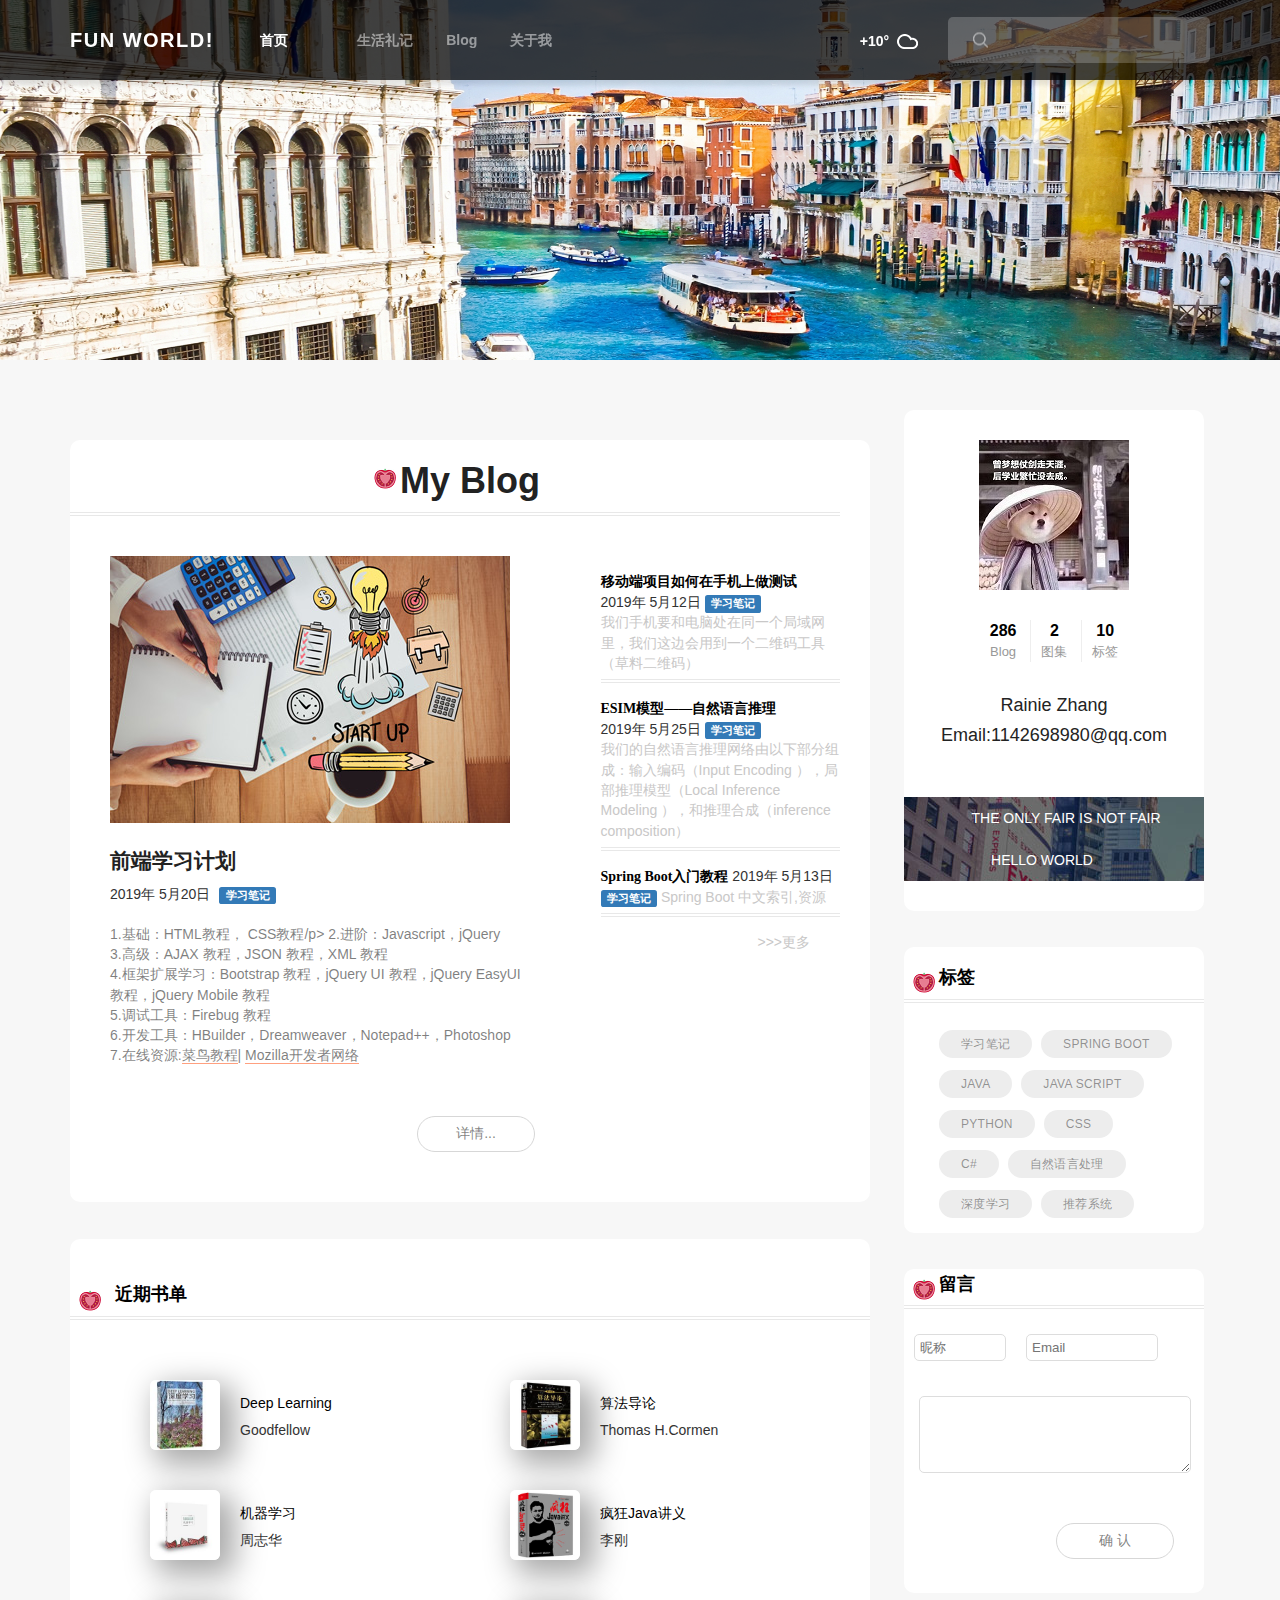
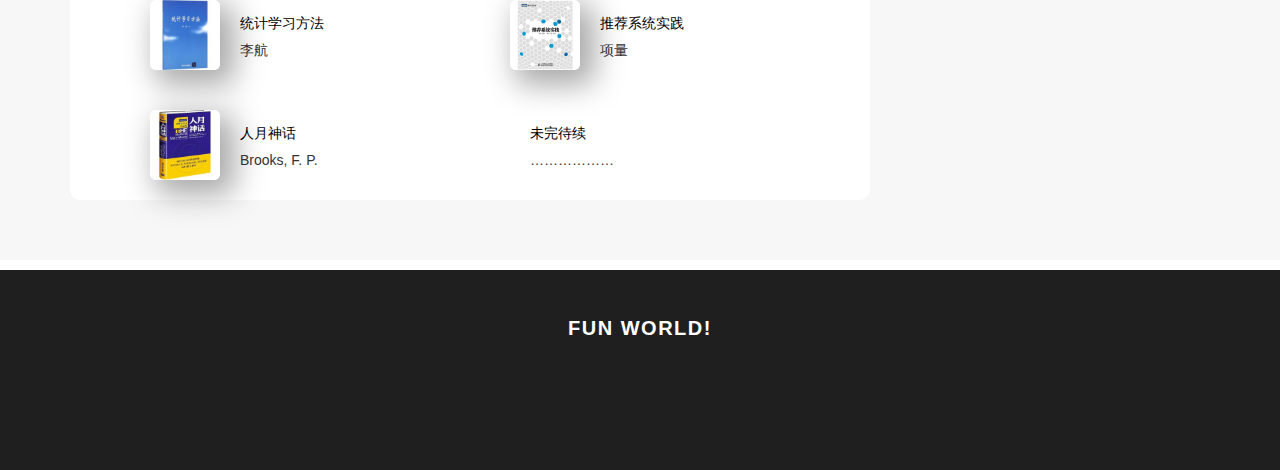
<file: index.html>
<!DOCTYPE html>
<html lang="en">

<head>
    <meta charset="UTF-8">
    <meta name="viewport" content="width=device-width, initial-scale=1.0">
    <meta http-equiv="X-UA-Compatible" content="ie=edge">
    <title>Fun world!</title>


    <link rel="stylesheet" type="text/css" href="css/index.css">
    <link rel="stylesheet" type="text/css" href="css/style.css">
</head>

<body>
    <!--
		#index.thml 主页

		#life.html 图集

		#blog.html 博文

		#about.html 个人简介+项目展示

		#后须打算：想要加上后端作为个人博客
		-->
    <div class="body-container">
        <!-- 导航栏 -->
        <header class="header scrolled">
            <div class="container">
                <div class="row">
                    <div class="col">
                        <div class="header_content d-flex align-items-center">
                            <div class="logo"><a href="#">Fun world!</a></div>
                            <nav class="main_nav">
                                <ul class="one">
                                    <li class="active"><a href="index.html">首页</a></li>
                                    <li>|</li>
                                    <li>
                                        <a href="life.html">生活礼记</a>
                                    </li>
                                    <li><a href="blog.html">Blog</a></li>
                                    <li><a href="about.html">关于我</a></li>
                                </ul>
                            </nav>
                            <div class="search_container ml-auto">
                                <div class="weather">
                                    <div class="temperature">+10°</div>
                                    <img class="weather_icon" src="images/cloud.png" alt="">
                                </div>
                                <form action="#">
                                    <input type="search" class="header_search_input" required="required" placeholder="">
                                    <img class="header_search_icon" src="images/search.png" alt="">
                                </form>

                            </div>
                            <div class="hamburger ml-auto menu_mm">
                                <i class="fa fa-bars trans_200 menu_mm" aria-hidden="true"></i>
                            </div>
                        </div>
                    </div>
                </div>
        </header>
        <!-- Home -->

        <div class="home">
            <div class="home_background parallax-window">
                <img src="images/home2.jpg" alt="">
            </div>
        </div>
        <div class="page-content">
            <div class="container">
                <div class="row">
                    <div class="left">
                        <div class="left-content">
                            <div class="block-name">
                                <div class="title-pic">
                                    <h2>My Blog</h2>
                                </div>
                            </div>
                            <div class="col-blog-1">
                                <div class="single-blog-post">
                                    <div class="post-thumb">
                                        <img src="images/blog-1.jpg" class="img-rounded" alt="blog image">
                                    </div>
                                    <div class="blog">
                                        <a href="article.html" target="_blank" rel="">
                                            <h4>前端学习计划</h4>
                                        </a>
                                        <ul class="post-meta">
                                            <li>2019年 5月20日 </li>
                                            <li><span class="label label-primary">学习笔记</span></li>

                                        </ul>
                                        <a href="article.html" target="_blank" rel="" class="describe">
                                            <ul>
                                                <li>
                                                    <p>1.基础：HTML教程， CSS教程/p>
                                                </li>
                                                <li>
                                                    <p>2.进阶：Javascript，jQuery</p>
                                                </li>
                                                <li>
                                                    <p>3.高级：AJAX 教程，JSON 教程，XML 教程</p>
                                                </li>
                                                <li>
                                                    <p>4.框架扩展学习：Bootstrap 教程，jQuery UI 教程，jQuery EasyUI <br>教程，jQuery
                                                        Mobile 教程</p>
                                                </li>
                                                <li>
                                                    <p>5.调试工具：Firebug 教程</p>
                                                </li>
                                                <li>
                                                    <p>6.开发工具：HBuilder，Dreamweaver，Notepad++，Photoshop</p>
                                                </li>
                                                <li>
                                                    <p>7.在线资源:</p>
                                                    <p><a href="https://www.runoob.com/" target="_blank"
                                                            rel="noopener noreferrer">菜鸟教程</a>|
                                                        <a href="https://developer.mozilla.org/zh-CN/docs/Learn"
                                                            target="_blank" rel="noopener noreferrer">Mozilla开发者网络</a>
                                                    </p>
                                                </li>

                                            </ul>
                                        </a>
                                    </div>
                                    <div class="load_more">
                                        <div class="btn-more">详情...</div>
                                    </div>
                                </div>
                                <div class="blog-list">
                                    <div class="single-blog-list">
                                        <ul>
                                            <li><a href="https://blog.csdn.net/Rainie_Zhang_1/article/details/79844268"
                                                    target="_blank" rel="noopener noreferrer">
                                                    <h5 class="blog-title">移动端项目如何在手机上做测试</h5>
                                                </a></li>
                                            <li><span class="duration">2019年 5月12日</span></li>
                                            <li><a href="blog.html" target="_blank" rel="noopener noreferrer">
                                                    <span class="label label-primary">学习笔记</span>
                                                </a></li>
                                            <li class="single-blog-list-content"><a
                                                    href="https://blog.csdn.net/Rainie_Zhang_1/article/details/79844268"
                                                    target="_blank" title="CSDN链接" rel="noopener noreferrer"
                                                    class="describe">
                                                    <p>我们手机要和电脑处在同一个局域网里，我们这边会用到一个二维码工具（草料二维码）</p>
                                                </a></li>
                                        </ul>
                                    </div>
                                    <div class="single-blog-list">
                                        <ul>
                                            <li><a href="https://www.cnblogs.com/zle1992/p/9100780.html" target="_blank"
                                                    rel="noopener noreferrer">
                                                    <h5 class="blog-title">ESIM模型——自然语言推理</h5>
                                                </a></li>
                                            <li><span class="duration">2019年 5月25日</span></li>
                                            <li><a href="blog.html" target="_blank" rel="noopener noreferrer">
                                                    <span class="label label-primary">学习笔记</span>
                                                </a></li>
                                            <li class="single-blog-list-content"><a
                                                    href="https://www.cnblogs.com/zle1992/p/9100780.html"
                                                    target="_blank" title="跳转至原网址" class="describe">
                                                    <p>我们的自然语言推理网络由以下部分组成：输入编码（Input Encoding ），局部推理模型（Local Inference
                                                        Modeling ），和推理合成（inference composition）</p>
                                                </a></li>
                                        </ul>
                                    </div>
                                    <div class="single-blog-list">
                                        <ul>
                                            <li><a href="http://springboot.fun/" target="_blank"
                                                    rel="noopener noreferrer">
                                                    <h5 class="blog-title">Spring Boot入门教程</h5>
                                                </a></li>
                                            <li><span class="duration">2019年 5月13日</span></li>
                                            <li><a href="blog.html" target="_blank" rel="noopener noreferrer">
                                                    <span class="label label-primary">学习笔记</span>
                                                </a></li>
                                            <li class="single-blog-list-content"><a href="http://springboot.fun/"
                                                    target="_blank" title="资料集" class="describe">
                                                    <p>Spring Boot 中文索引,资源</p>
                                                </a></li>
                                        </ul>
                                    </div>
                                    <div class="single-blog-list">
                                        <a href="blog.html" class="more">>>>更多</a>
                                    </div>
                                </div>
                            </div>
                        </div>
                        <div class="left-content-books">
                            <div class="book-list">
                                <div class="books-title">
                                    近期书单
                                </div>
                                <div class="line">
                                </div>
                                <div class="book-item">
                                    <div class="book-img">
                                        <img src="images/book1.jpg" alt="AI圣经花书">
                                    </div>
                                    <div class="book-content">
                                        <div class="book-title">
                                            Deep Learning
                                        </div>
                                        <div class=" book-author">
                                            Goodfellow
                                        </div>
                                    </div>
                                </div>
                                <div class="book-item">
                                    <div class="book-img">
                                        <img src="images/book2.jpg" alt="算法导论">
                                    </div>
                                    <div class="book-content">
                                        <div class="book-title">
                                            算法导论
                                        </div>
                                        <div class=" book-author">
                                            Thomas H.Cormen
                                        </div>
                                    </div>
                                </div>
                                <div class="book-item">
                                    <div class="book-img">
                                        <img src="images/book3.jpg" alt="西瓜书">
                                    </div>
                                    <div class="book-content">
                                        <div class="book-title">
                                            机器学习
                                        </div>
                                        <div class=" book-author">
                                            周志华
                                        </div>
                                    </div>
                                </div>
                                <div class="book-item">
                                    <div class="book-img">
                                        <img src="images/book4.jpg" alt="Java必备">
                                    </div>
                                    <div class="book-content">
                                        <div class="book-title">
                                            疯狂Java讲义
                                        </div>
                                        <div class=" book-author">
                                            李刚
                                        </div>
                                    </div>
                                </div>
                                <div class="book-item">
                                    <div class="book-img">
                                        <img src="images/book5.jpg" alt="从0到1">
                                    </div>
                                    <div class="book-content">
                                        <div class="book-title">
                                            统计学习方法
                                        </div>
                                        <div class=" book-author">
                                            李航
                                        </div>
                                    </div>
                                </div>
                                <div class="book-item">
                                    <div class="book-img">
                                        <img src="images/book6.jpg" alt="老师推荐">
                                    </div>
                                    <div class="book-content">
                                        <div class="book-title">
                                            推荐系统实践
                                        </div>
                                        <div class=" book-author">
                                            项量
                                        </div>
                                    </div>
                                </div>
                                <div class="book-item">
                                    <div class="book-img">
                                        <img src="images/book7.jpg" alt="人月神话">
                                    </div>
                                    <div class="book-content">
                                        <div class="book-title">
                                            人月神话
                                        </div>
                                        <div class=" book-author">
                                            Brooks, F. P.
                                        </div>
                                    </div>
                                </div>
                                <div class="book-item">
                                    <div class="book-content">
                                        <div class="book-title">
                                            未完待续
                                        </div>
                                        <div class=" book-author">
                                            ………………
                                        </div>
                                    </div>
                                </div>
                            </div>
                        </div>
                    </div>
                    <div class="right">
                        <div class="right-content">
                            <div class="my-info">
                                <div class="my-logo">
                                    <img src="images/my-logo.jpg" alt="" class="img-rounded">
                                </div>
                                <nav class="site-state">
                                    <div class="site-state-item">
                                        <a href="blog.html">
                                            <span class="site-state-item-count">286</span>
                                            <span class="site-state-item-name">Blog</span>
                                        </a>
                                    </div>
                                    <div class="site-state-item ">
                                        <span class="site-state-item-count">2</span>
                                        <span class="site-state-item-name">图集</span>

                                    </div>
                                    <div class="site-state-item">
                                        <span class="site-state-item-count">10</span>
                                        <span class="site-state-item-name">标签</span>
                                    </div>
                                </nav>
                                <div class="brief-info">
                                    <span class="name">
                                        <p>Rainie Zhang</p>
                                    </span>
                                    <span class="email">
                                        <p>Email:1142698980@qq.com</p>
                                    </span>
                                </div>
                            </div>
                            <div class="fun-world">
                                <div class="fun-world-body">
                                    <div class="fun-world-title"><a href="index.html">THE ONLY FAIR IS NOT FAIR
                                            HELLO WORLD </a></div>
                                </div>
                            </div>
                        </div>
                        <!-- 标签 -->

                        <div class="right-content-tags">
                            <div class="tags-list">
                                <div class="tags-title">
                                    标签
                                </div>
                                <div class="line"></div>
                                <div class="tags-content">
                                    <ul>
                                        <li><a href="#">学习笔记</a></li>
                                        <li><a href="#">Spring Boot</a></li>
                                        <li><a href="#">Java</a></li>
                                        <li><a href="#">Java script</a></li>
                                        <li><a href="#">Python</a></li>
                                        <li><a href="#">CSS</a></li>
                                        <li><a href="#">C#</a></li>
                                        <li><a href="#">自然语言处理</a></li>
                                        <li><a href="#">深度学习</a></li>
                                        <li><a href="#">推荐系统</a></li>

                                    </ul>
                                </div>
                            </div>
                        </div>
                        <div class="right-content-contact">
                            <div class="contact-title">
                                留言
                            </div>
                            <div class="line"></div>
                            <div class="contact-content">
                                <form action="" method="post">
                                    <div class="nickname">
                                        <input type="text" id="name" name="nickname" placeholder="昵称">
                                    </div>
                                    <div class="Email">
                                        <input type="email" id="email" name="email" placeholder="Email">
                                    </div>
                                    <textarea name="message" id="" cols="15" rows="5" placeholder="输入……">
                                                        </textarea>
                                    <div class="load_more">
                                        <div class="btn-more">确 认</div>
                                    </div>
                                </form>
                            </div>
                        </div>
                    </div>

                </div>

            </div>


        </div>


    </div>


    </div>
    <div class="footer">
        <div class="footer-content">
            <div class="footer-logo">
                <a href="#">FUN WORLD!</a>
            </div>
        </div>

    </div>
</body>

</html>
</file>
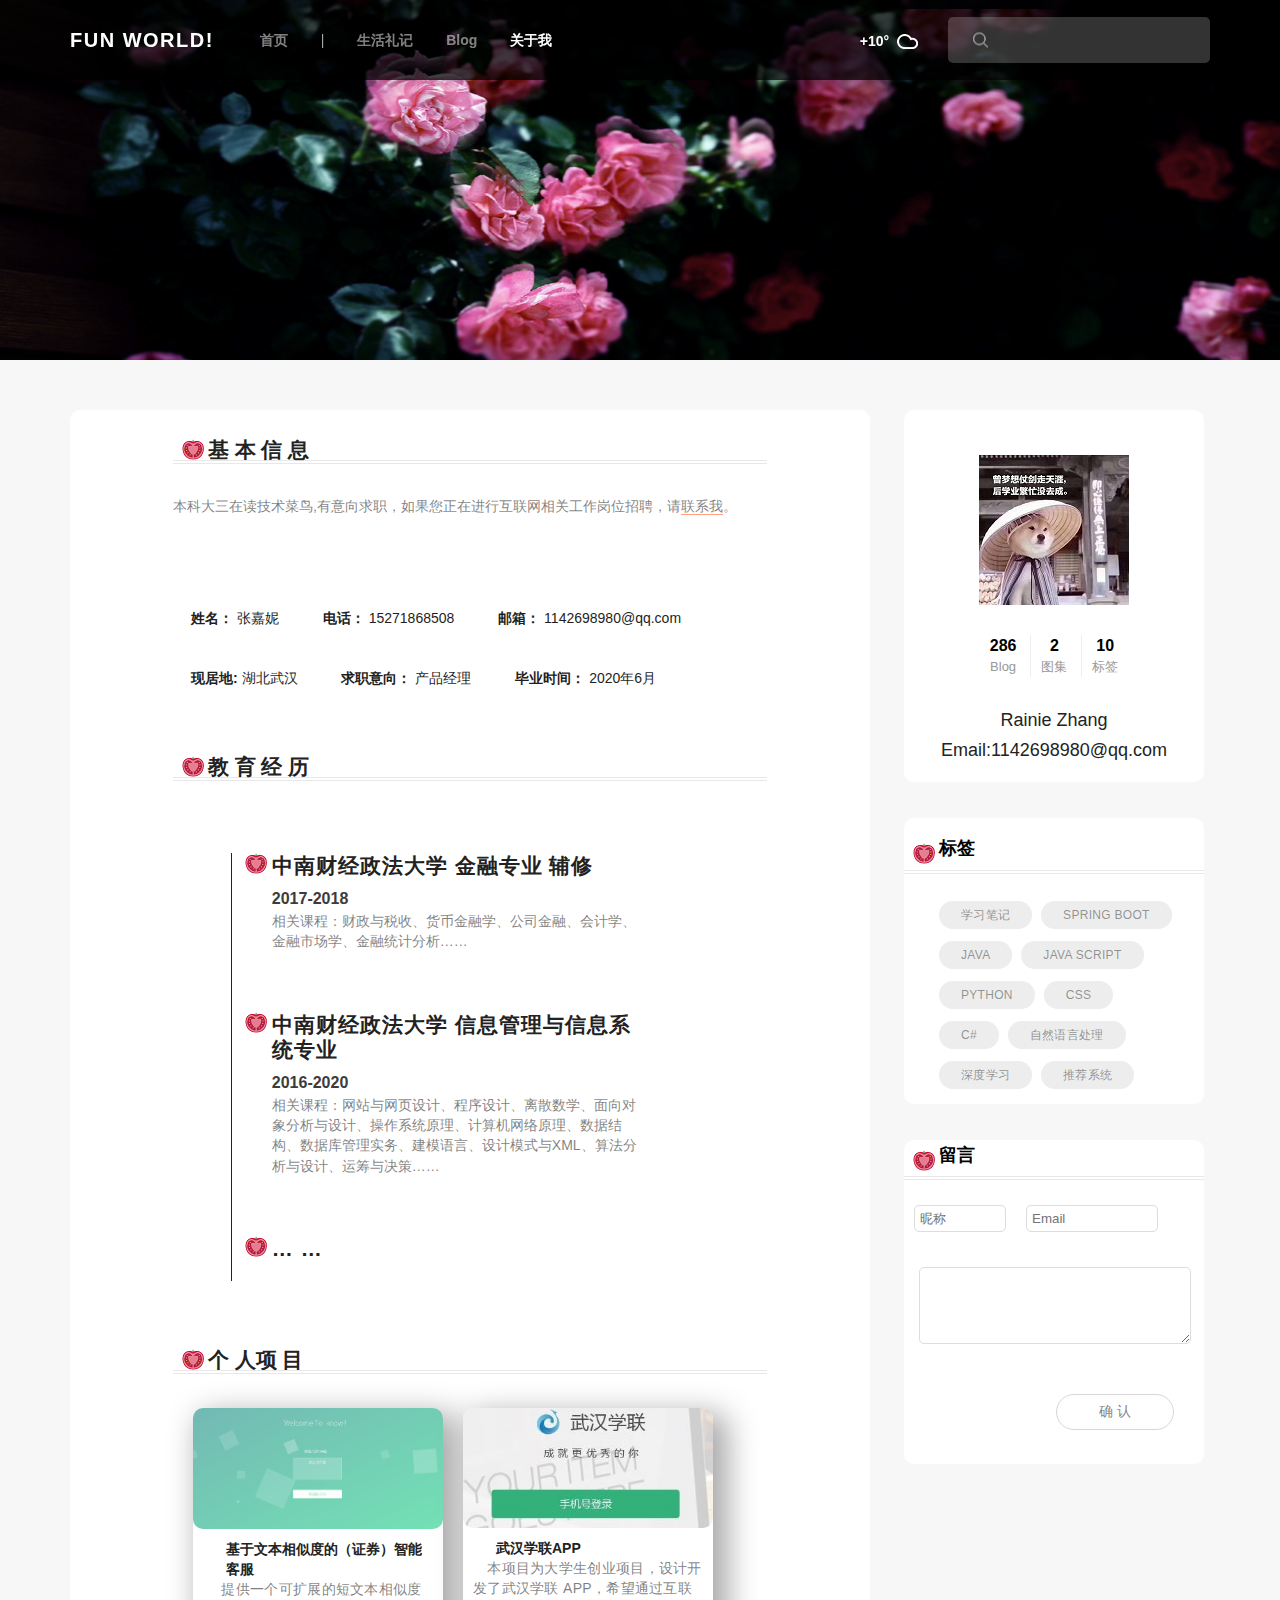
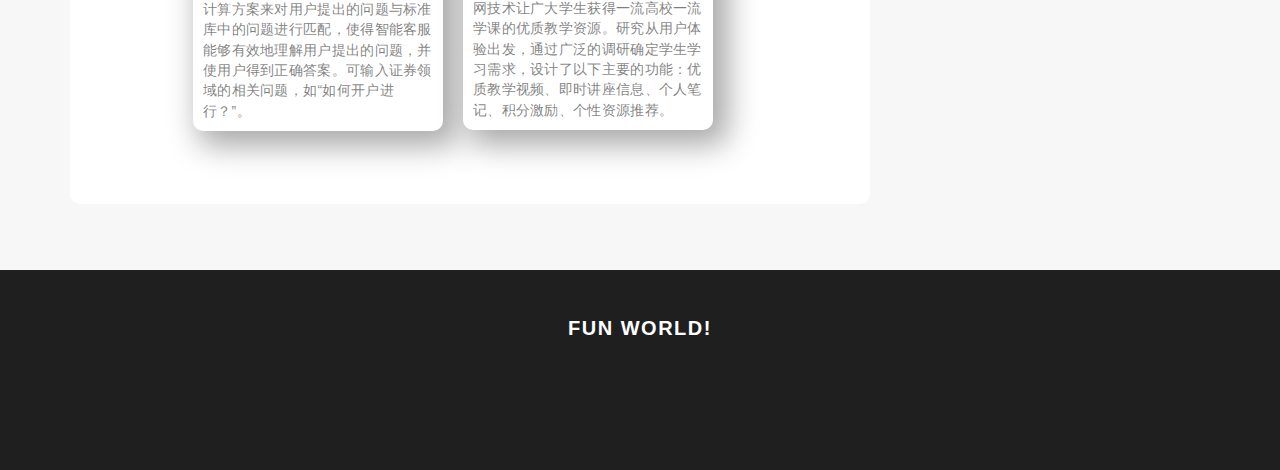
<file: about.html>
<!DOCTYPE html>
<html lang="en">

<head>
    <meta charset="UTF-8">
    <meta name="viewport" content="width=device-width, initial-scale=1.0">
    <meta http-equiv="X-UA-Compatible" content="ie=edge">
    <title>关于我</title>
    <link rel="stylesheet" type="text/css" href="css/index.css">
    <link rel="stylesheet" type="text/css" href="css/style.css">
    <link rel="stylesheet" type="text/css" href="css/about.css">
</head>

<body>
    <div class="body-container">
        <div class="body-container">
            <!-- 导航栏 -->
            <header class="header scrolled">
                <div class="container">
                    <div class="row">
                        <div class="col">
                            <div class="header_content d-flex align-items-center">
                                <div class="logo"><a href="#">Fun world!</a></div>
                                <nav class="main_nav">
                                    <ul class="one">
                                        <li><a href="index.html">首页</a></li>
                                        <li>|</li>
                                        <li>
                                            <a href="life.html">生活礼记</a>
                                        </li>
                                        <li><a href="blog.html">Blog</a></li>
                                        <li class="active"><a href="about.html">关于我</a></li>
                                    </ul>
                                </nav>
                                <div class="search_container ml-auto">
                                    <div class="weather">
                                        <div class="temperature">+10°</div>
                                        <img class="weather_icon" src="images/cloud.png" alt="">
                                    </div>
                                    <form action="#">
                                        <input type="search" class="header_search_input" required="required"
                                            placeholder="">
                                        <img class="header_search_icon" src="images/search.png" alt="">
                                    </form>

                                </div>
                                <div class="hamburger ml-auto menu_mm">
                                    <i class="fa fa-bars trans_200 menu_mm" aria-hidden="true"></i>
                                </div>
                            </div>
                        </div>
                    </div>
            </header>
            <!-- Home -->

            <div class="home">
                <div class="home_background parallax-window">
                    <img src="images/home3.jpg" alt="">
                </div>
            </div>
            <!-- Page-content -->
            <div class="page-content">
                <div class="container">
                    <div class="row">
                        <div class="left">
                            <div class="left-content-about">
                                <div class="about-table-container">
                                    <table class="about-main">
                                        <tr>
                                            <td>
                                                <div class="about-td">
                                                    <table class="about-title-table">
                                                        <tr>
                                                            <td class="about-title">
                                                                <div class="about-title-table-title">
                                                                    <h4>基 本 信 息</h4>
                                                                </div>
                                                                <div class="line"></div>
                                                            </td>
                                                        </tr>
                                                        <tr>
                                                            <td class="about-title">
                                                                <span class="about-title-brief">
                                                                    <p>
                                                                        本科大三在读技术菜鸟,有意向求职，如果您正在进行互联网相关工作岗位招聘，请<span
                                                                            class="cnotact-me"><a
                                                                                href="#contact">联系我</a></span>。</p>
                                                                </span>
                                                            </td>
                                                        </tr>
                                                    </table>
                                                </div>
                                                <!-- 基本信息 -->
                                                <div class="about-td">
                                                    <div class="my-info">
                                                        <ul class="my-info-list">
                                                            <li>
                                                                <ul class="my-info-list-text ">
                                                                    <li><b>姓名：</b></li>
                                                                    <li>张嘉妮</li>
                                                                </ul>
                                                            </li>
                                                            <li>
                                                                <ul class="my-info-list-text ">
                                                                    <li><b>电话：</b></li>
                                                                    <li>15271868508</li>
                                                                </ul>
                                                            </li>
                                                            <li>
                                                                <ul class="my-info-list-text">
                                                                    <li><b>邮箱：</b></li>
                                                                    <li>1142698980@qq.com</li>
                                                                </ul>
                                                            </li>
                                                            <li>
                                                                <ul class="my-info-list-text">
                                                                    <li><b>现居地:</b></li>
                                                                    <li>湖北武汉</li>
                                                                </ul>
                                                            </li>
                                                            <li>
                                                                <ul class="my-info-list-text">
                                                                    <li><b>求职意向：</b></li>
                                                                    <li>产品经理</li>
                                                                </ul>
                                                            </li>
                                                            <li>
                                                                <ul class="my-info-list-text">
                                                                    <li><b>毕业时间： </b></li>
                                                                    <li>2020年6月</li>
                                                                </ul>
                                                            </li>
                                                        </ul>
                                                    </div>

                                                </div>
                                                <div class="about-td">
                                                    <table class="about-title-table">
                                                        <tr>
                                                            <td class="about-title">
                                                                <div class="about-title-table-title">
                                                                    <h4>教 育 经 历</h4>
                                                                </div>
                                                                <div class="line"></div>
                                                            </td>
                                                        </tr>
                                                    </table>
                                                </div>
                                                <!-- 个人经历 -->
                                                <div class="about-td">
                                                    <div class="my-experience">
                                                        <div class="exp_grids">
                                                            <div class="exp_grid1">
                                                                <h4>中南财经政法大学 金融专业 辅修</h4>
                                                                <h5>2017-2018</h5>
                                                                <p>相关课程：财政与税收、货币金融学、公司金融、会计学、金融市场学、金融统计分析……</p>
                                                                <span class="fa fa-circle"></span>
                                                            </div>
                                                            <div class="exp_grid1">
                                                                <h4>中南财经政法大学 信息管理与信息系统专业</h4>
                                                                <h5>2016-2020</h5>
                                                                <p>相关课程：网站与网页设计、程序设计、离散数学、面向对象分析与设计、操作系统原理、计算机网络原理、数据结构、数据库管理实务、建模语言、设计模式与XML、算法分析与设计、运筹与决策……
                                                                </p>
                                                                <span class="fa fa-circle"></span>
                                                            </div>
                                                            <div class="exp_grid1">
                                                                <h4>… …</h4>
                                                                <span class="fa fa-circle"></span>

                                                            </div>
                                                        </div>
                                                    </div>

                                                </div>

                                                <div class="about-td">
                                                    <table class="about-title-table">
                                                        <tr>
                                                            <td class="about-title">
                                                                <div class="about-title-table-title">
                                                                    <h4>个 人项 目</h4>
                                                                </div>
                                                                <div class="line"></div>
                                                            </td>
                                                        </tr>
                                                    </table>
                                                </div>
                                                <!-- 作品 -->
                                                <div class="about-td">
                                                    <table class="">
                                                        <tr>
                                                            <td class="my-projects">
                                                                <div class="project-item">
                                                                    <div class="pic-item">
                                                                        <a href="http://106.14.2.241:5000/" title="可使用"
                                                                            target="_blank"
                                                                            rel="noopener noreferrer"><img
                                                                                src="images/project1.jpg" alt=""
                                                                                class=""></a>
                                                                    </div>
                                                                    <div class="project-discribe">
                                                                        <a href="http://106.14.2.241:5000/" title="可使用">
                                                                            <h5 class="project-title">基于文本相似度的（证券）智能客服
                                                                            </h5>
                                                                            <span class="project-item-describe">
                                                                                <p>&emsp;
                                                                                    提供一个可扩展的短文本相似度计算方案来对用户提出的问题与标准库中的问题进行匹配，使得智能客服能够有效地理解用户提出的问题，并使用户得到正确答案。可输入证券领域的相关问题，如“如何开户进行？”。
                                                                                </p>
                                                                            </span>
                                                                        </a>
                                                                    </div>

                                                                </div>
                                                                <div class="project-item">
                                                                    <div class="pic-item">
                                                                        <a href="#" target="_blank"
                                                                            rel="noopener noreferrer"><img
                                                                                src="images/project2.jpg" alt=""
                                                                                class=""></a>
                                                                    </div>
                                                                    <div class="project-discribe">
                                                                        <a href="#">
                                                                            <h5 class="project-title">武汉学联APP</h5>
                                                                            <span class="project-item-describe">
                                                                                <p>&emsp;本项目为大学生创业项目，设计开发了武汉学联
                                                                                    APP，希望通过互联网技术让广大学生获得一流高校一流学课的优质教学资源。研究从用户体验出发，通过广泛的调研确定学生学习需求，设计了以下主要的功能：优质教学视频、即时讲座信息、个人笔记、积分激励、个性资源推荐。
                                                                                </p>
                                                                            </span>
                                                                        </a>
                                                                    </div>

                                                                </div>
                                                            </td>
                                                        </tr>

                                                    </table>

                                                </div>
                                                <div>

                                                </div>
                                            </td>
                                        </tr>

                                    </table>
                                </div>
                            </div>
                            <div class="left-content-books">

                            </div>
                        </div>
                        <div class="right">
                            <div class="right-content">
                                <div class="my-info">
                                    <div class="my-logo">
                                        <img src="images/my-logo.jpg" alt="" class="img-rounded">
                                    </div>
                                    <nav class="site-state">
                                        <div class="site-state-item">
                                            <a href="blog.html">
                                                <span class="site-state-item-count">286</span>
                                                <span class="site-state-item-name">Blog</span>
                                            </a>
                                        </div>
                                        <div class="site-state-item ">
                                            <span class="site-state-item-count">2</span>
                                            <span class="site-state-item-name">图集</span>

                                        </div>
                                        <div class="site-state-item">
                                            <span class="site-state-item-count">10</span>
                                            <span class="site-state-item-name">标签</span>
                                        </div>
                                    </nav>
                                    <div class="brief-info">
                                        <span class="name">
                                            <p>Rainie Zhang</p>
                                        </span>
                                        <span class="email">
                                            <p>Email:1142698980@qq.com</p>
                                        </span>
                                    </div>
                                </div>
                            </div>
                            <!-- 标签 -->

                            <div class="right-content-tags">
                                <div class="tags-list">
                                    <div class="tags-title">
                                        标签
                                    </div>
                                    <div class="line"></div>
                                    <div class="tags-content">
                                        <ul>
                                            <li><a href="#">学习笔记</a></li>
                                            <li><a href="#">Spring Boot</a></li>
                                            <li><a href="#">Java</a></li>
                                            <li><a href="#">Java script</a></li>
                                            <li><a href="#">Python</a></li>
                                            <li><a href="#">CSS</a></li>
                                            <li><a href="#">C#</a></li>
                                            <li><a href="#">自然语言处理</a></li>
                                            <li><a href="#">深度学习</a></li>
                                            <li><a href="#">推荐系统</a></li>

                                        </ul>
                                    </div>
                                </div>
                            </div>
                            <div id="contact" class="right-content-contact">
                                <div class="contact-title">
                                    留言
                                </div>
                                <div class="line"></div>
                                <div class="contact-content">
                                    <form action="" method="post">
                                        <div class="nickname">
                                            <input type="text" id="name" name="nickname" placeholder="昵称">
                                        </div>
                                        <div class="Email">
                                            <input type="email" id="email" name="email" placeholder="Email">
                                        </div>
                                        <textarea name="message" id="" cols="15" rows="5" placeholder="输入……">
                                                                                        </textarea>
                                        <div class="load_more">
                                            <div class="btn-more">确 认</div>
                                        </div>
                                    </form>
                                </div>
                            </div>
                        </div>

                    </div>

                </div>


            </div>
        </div>

    </div>
    </div>

    <div class="footer">
        <div class="footer-content">
            <div class="footer-logo">
                <a href="#">FUN WORLD!</a>
            </div>
        </div>

    </div>
</body>

</html>
</file>
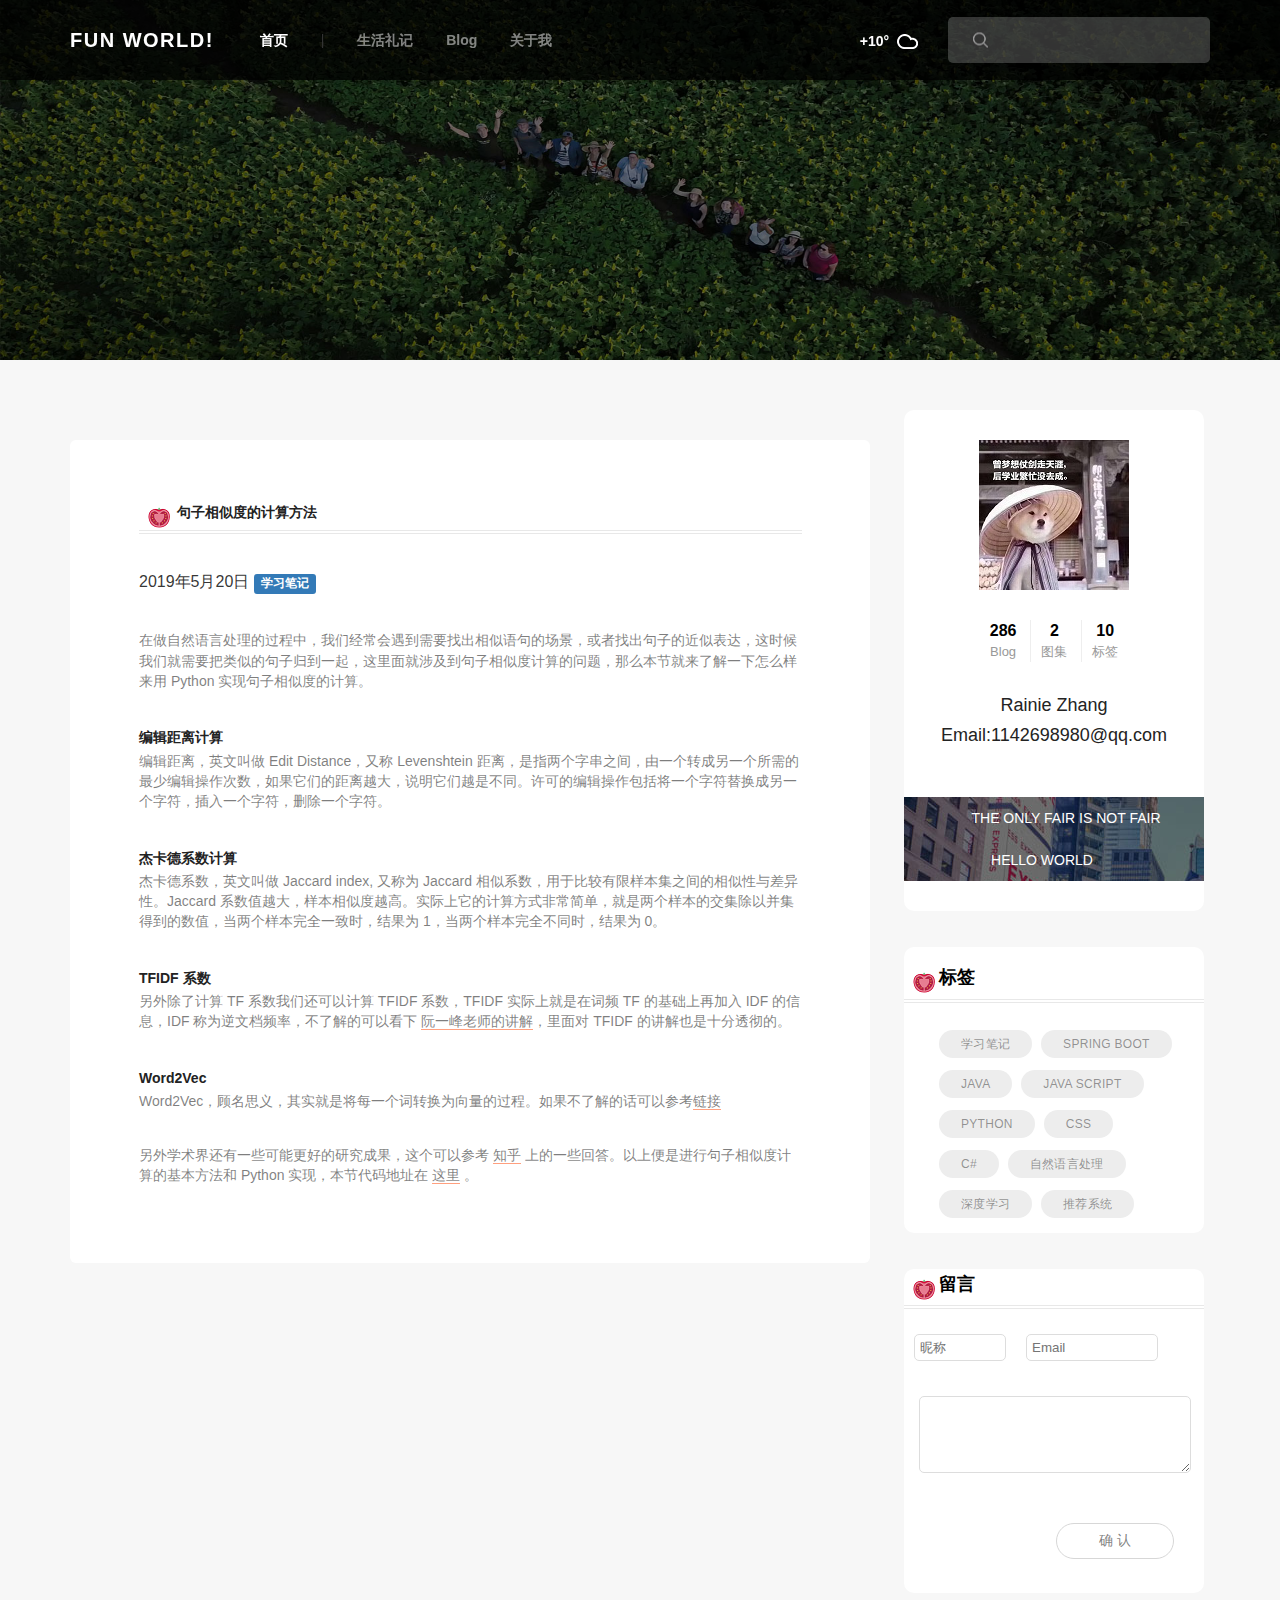
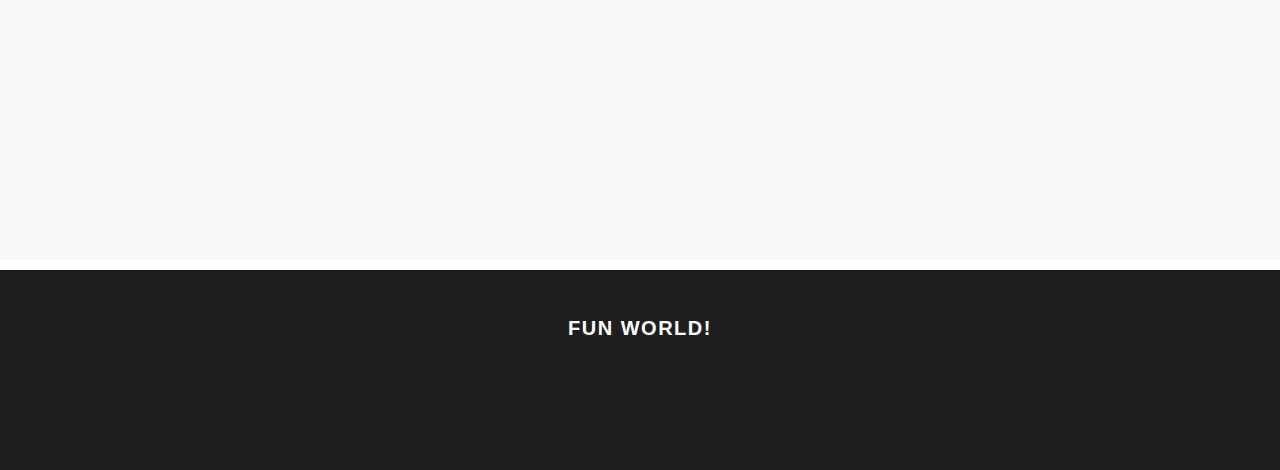
<file: article.html>
<!DOCTYPE html>
<html lang="en">

<head>
    <meta charset="UTF-8">
    <meta name="viewport" content="width=device-width, initial-scale=1.0">
    <meta http-equiv="X-UA-Compatible" content="ie=edge">
    <title>Fun world!</title>


    <link rel="stylesheet" type="text/css" href="css/index.css">
    <link rel="stylesheet" type="text/css" href="css/style.css">
    <link rel="stylesheet" type="text/css" href="css/article.css">
</head>

<body>
    <div class="body-container">
        <!-- 导航栏 -->
        <header class="header scrolled">
            <div class="container">
                <div class="row">
                    <div class="col">
                        <div class="header_content d-flex align-items-center">
                            <div class="logo"><a href="#">Fun world!</a></div>
                            <nav class="main_nav">
                                <ul class="one">
                                    <li class="active"><a href="index.html">首页</a></li>
                                    <li>|</li>
                                    <li>
                                        <a href="life.html">生活礼记</a>
                                    </li>
                                    <li><a href="blog.html">Blog</a></li>
                                    <li><a href="about.html">关于我</a></li>
                                </ul>
                            </nav>
                            <div class="search_container ml-auto">
                                <div class="weather">
                                    <div class="temperature">+10°</div>
                                    <img class="weather_icon" src="images/cloud.png" alt="">
                                </div>
                                <form action="#">
                                    <input type="search" class="header_search_input" required="required" placeholder="">
                                    <img class="header_search_icon" src="images/search.png" alt="">
                                </form>

                            </div>
                            <div class="hamburger ml-auto menu_mm">
                                <i class="fa fa-bars trans_200 menu_mm" aria-hidden="true"></i>
                            </div>
                        </div>
                    </div>
                </div>
        </header>
        <!-- Home -->

        <div class="home">
            <div class="home_background parallax-window">
                <img src="images/home4.jpg" alt="">
            </div>
        </div>
        <div class="page-content">
            <div class="container">
                <div class="row">
                    <div class="left">
                        <div class="left-content">
                            <div class="article">
                                <div class="books-title">
                                    <h5>句子相似度的计算方法</h5>
                                </div>
                                <div class="line"></div>
                                <div class="article-p">
                                    2019年5月20日
                                    <span class="label label-primary">学习笔记</span>
                                </div>
                                <div class="article-p">
                                    <p>
                                        在做自然语言处理的过程中，我们经常会遇到需要找出相似语句的场景，或者找出句子的近似表达，这时候我们就需要把类似的句子归到一起，这里面就涉及到句子相似度计算的问题，那么本节就来了解一下怎么样来用
                                        Python 实现句子相似度的计算。
                                    </p>
                                </div>
                                <div class="article-p">
                                    <h5>编辑距离计算</h5>
                                    <p>
                                        编辑距离，英文叫做 Edit Distance，又称 Levenshtein
                                        距离，是指两个字串之间，由一个转成另一个所需的最少编辑操作次数，如果它们的距离越大，说明它们越是不同。许可的编辑操作包括将一个字符替换成另一个字符，插入一个字符，删除一个字符。
                                    </p>
                                </div>

                                <div class="article-p">
                                    <h5>杰卡德系数计算</h5>
                                    <p>
                                        杰卡德系数，英文叫做 Jaccard index, 又称为 Jaccard 相似系数，用于比较有限样本集之间的相似性与差异性。Jaccard
                                        系数值越大，样本相似度越高。实际上它的计算方式非常简单，就是两个样本的交集除以并集得到的数值，当两个样本完全一致时，结果为 1，当两个样本完全不同时，结果为
                                        0。
                                    </p>
                                </div>
                                <div class="article-p">
                                    <h5>TFIDF 系数</h5>
                                    <p>另外除了计算 TF 系数我们还可以计算 TFIDF 系数，TFIDF 实际上就是在词频 TF 的基础上再加入 IDF 的信息，IDF
                                        称为逆文档频率，不了解的可以看下 <span> <a
                                                href="http://www.ruanyifeng.com/blog/2013/03/tf-idf.html">阮一峰老师的讲解</a></span>，里面对
                                        TFIDF 的讲解也是十分透彻的。 </p>
                                </div>
                                <div class="article-p">
                                    <h5>Word2Vec</h5>
                                    <p>Word2Vec，顾名思义，其实就是将每一个词转换为向量的过程。如果不了解的话可以参考<span><a
                                                href="https://blog.csdn.net/itplus/article/details/37969519">链接</a></span>
                                    </p>
                                </div>
                                <div class="article-p">
                                    <p>另外学术界还有一些可能更好的研究成果，这个可以参考 <span><a
                                                href="https://www.zhihu.com/question/29978268/answer/54399062">知乎</a></span>
                                        上的一些回答。以上便是进行句子相似度计算的基本方法和 Python 实现，本节代码地址在 <span><a
                                                href="https://github.com/AIDeepLearning/SentenceDistance">这里</a></span>
                                        。</p>
                                </div>
                            </div>
                        </div>
                    </div>

                    <div class="right">
                        <div class="right-content">
                            <div class="my-info">
                                <div class="my-logo">
                                    <img src="images/my-logo.jpg" alt="" class="img-rounded">
                                </div>
                                <nav class="site-state">
                                    <div class="site-state-item">
                                        <a href="blog.html">
                                            <span class="site-state-item-count">286</span>
                                            <span class="site-state-item-name">Blog</span>
                                        </a>
                                    </div>
                                    <div class="site-state-item ">
                                        <span class="site-state-item-count">2</span>
                                        <span class="site-state-item-name">图集</span>

                                    </div>
                                    <div class="site-state-item">
                                        <span class="site-state-item-count">10</span>
                                        <span class="site-state-item-name">标签</span>
                                    </div>
                                </nav>
                                <div class="brief-info">
                                    <span class="name">
                                        <p>Rainie Zhang</p>
                                    </span>
                                    <span class="email">
                                        <p>Email:1142698980@qq.com</p>
                                    </span>
                                </div>
                            </div>
                            <div class="fun-world">
                                <div class="fun-world-body">
                                    <div class="fun-world-title"><a href="index.html">THE ONLY FAIR IS NOT FAIR
                                            HELLO WORLD </a></div>
                                </div>
                            </div>
                        </div>
                        <!-- 标签 -->

                        <div class="right-content-tags">
                            <div class="tags-list">
                                <div class="tags-title">
                                    标签
                                </div>
                                <div class="line"></div>
                                <div class="tags-content">
                                    <ul>
                                        <li><a href="#">学习笔记</a></li>
                                        <li><a href="#">Spring Boot</a></li>
                                        <li><a href="#">Java</a></li>
                                        <li><a href="#">Java script</a></li>
                                        <li><a href="#">Python</a></li>
                                        <li><a href="#">CSS</a></li>
                                        <li><a href="#">C#</a></li>
                                        <li><a href="#">自然语言处理</a></li>
                                        <li><a href="#">深度学习</a></li>
                                        <li><a href="#">推荐系统</a></li>

                                    </ul>
                                </div>
                            </div>
                        </div>
                        <div class="right-content-contact">
                            <div class="contact-title">
                                留言
                            </div>
                            <div class="line"></div>
                            <div class="contact-content">
                                <form action="" method="post">
                                    <div class="nickname">
                                        <input type="text" id="name" name="nickname" placeholder="昵称">
                                    </div>
                                    <div class="Email">
                                        <input type="email" id="email" name="email" placeholder="Email">
                                    </div>
                                    <textarea name="message" id="" cols="15" rows="5" placeholder="输入……">
                                                        </textarea>
                                    <div class="load_more">
                                        <div class="btn-more">确 认</div>
                                    </div>
                                </form>
                            </div>
                        </div>
                    </div>
                </div>
            </div>
        </div>


    </div>
    <div class="footer">
        <div class="footer-content">
            <div class="footer-logo">
                <a href="#">FUN WORLD!</a>
            </div>
        </div>

    </div>
</body>

</html>
</file>
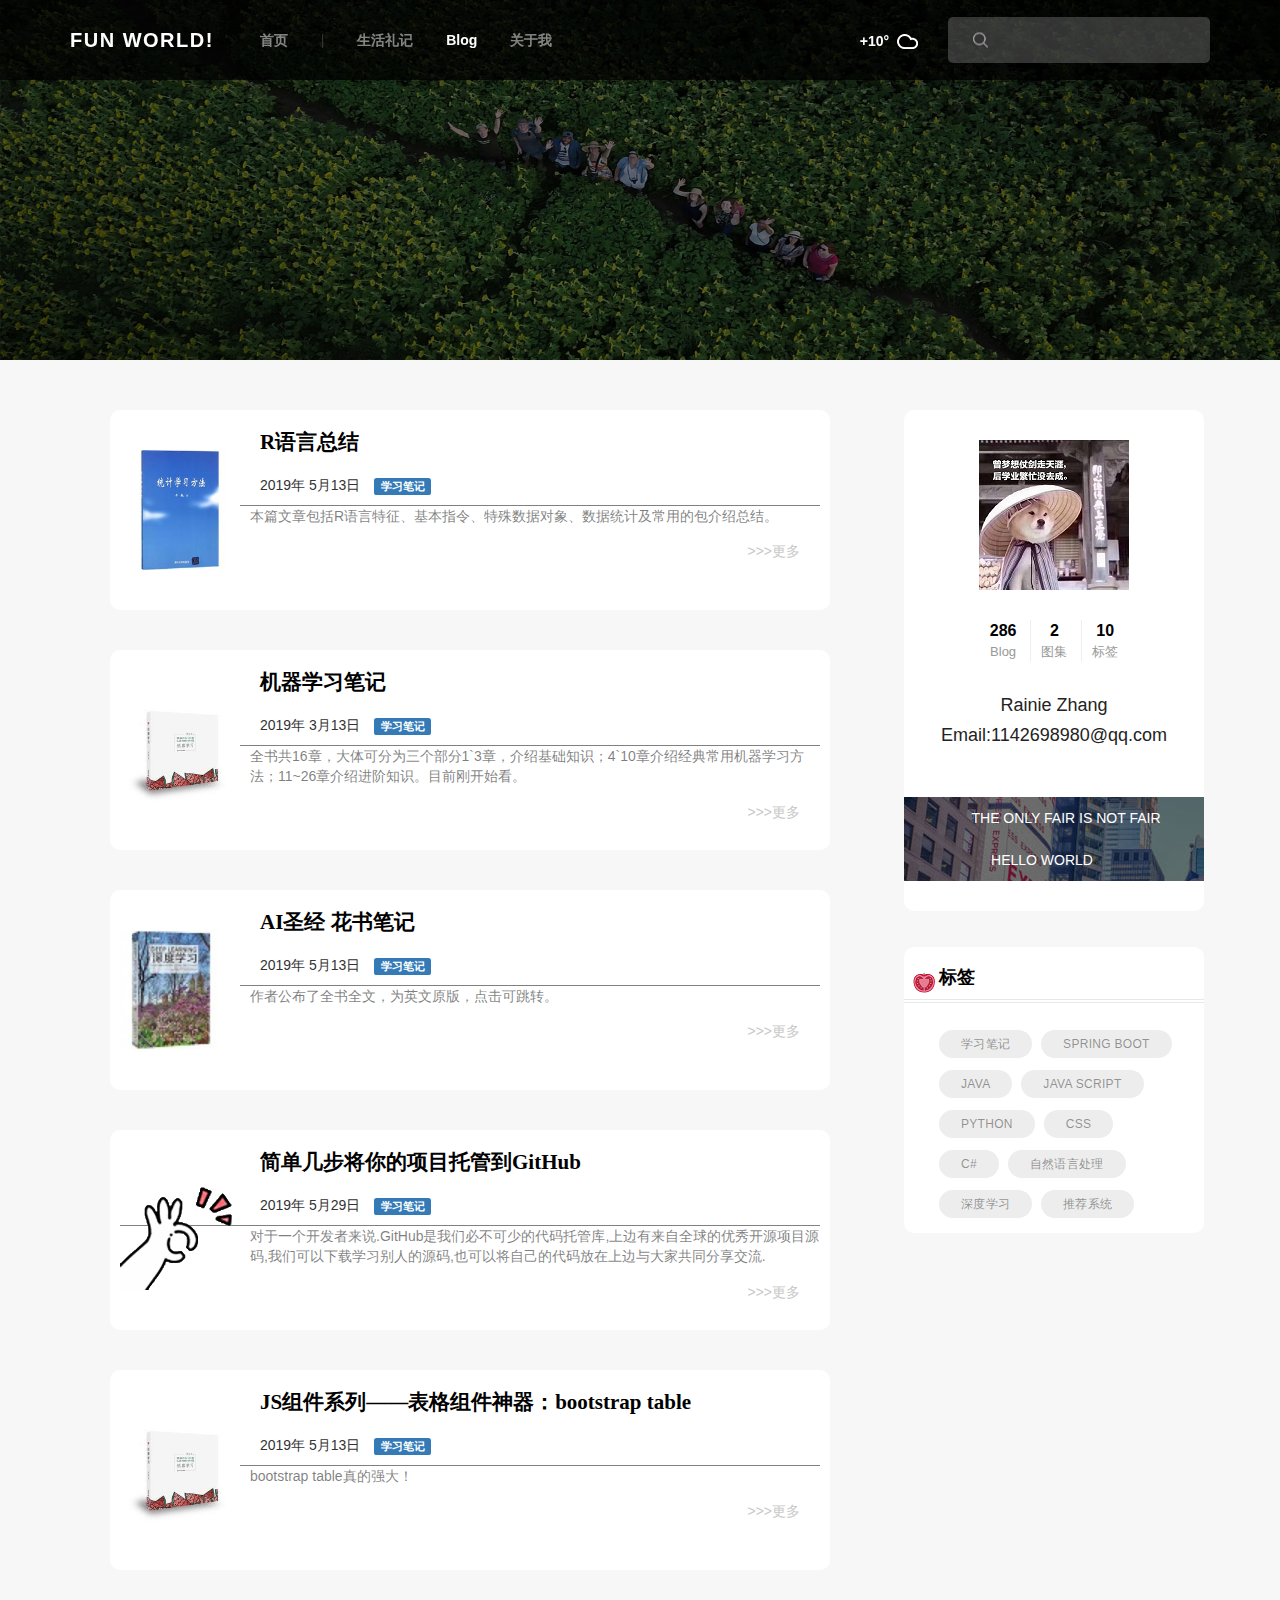
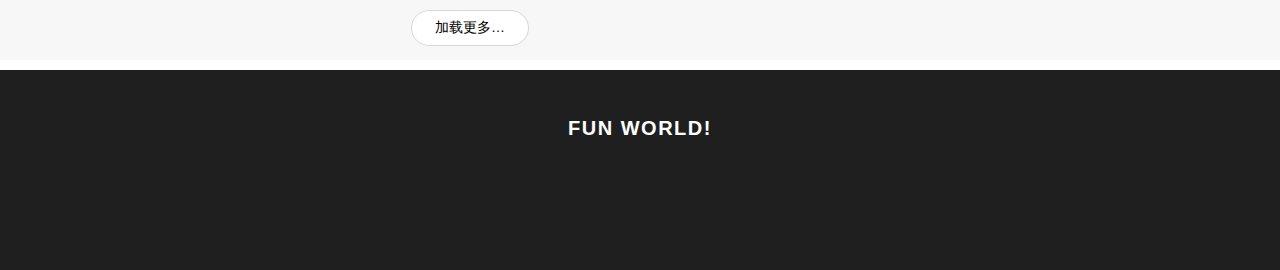
<file: blog.html>
<!DOCTYPE html>
<html lang="en">

<head>
    <meta charset="UTF-8">
    <meta name="viewport" content="width=device-width, initial-scale=1.0">
    <meta http-equiv="X-UA-Compatible" content="ie=edge">
    <title>My Blog</title>

    <link rel="stylesheet" type="text/css" href="css/index.css">
    <link rel="stylesheet" type="text/css" href="css/style.css">
    <link rel="stylesheet" type="text/css" href="css/blog.css">
</head>

<body>
    <div class="body-container">
        <!-- 导航栏 -->
        <header class="header scrolled">
            <div class="container">
                <div class="row">
                    <div class="col">
                        <div class="header_content d-flex align-items-center ">
                            <div class="logo"><a href="#">Fun world!</a></div>
                            <nav class="main_nav">
                                <ul class="one">
                                    <li><a href="index.html">首页</a></li>
                                    <li>|</li>
                                    <li>
                                        <a href="life.html">生活礼记</a>
                                    </li>
                                    <li class="active"><a href="blog.html">Blog</a></li>
                                    <li><a href="about.html">关于我</a></li>
                                </ul>
                            </nav>
                            <div class="search_container ml-auto">
                                <div class="weather">
                                    <div class="temperature">+10°</div>
                                    <img class="weather_icon" src="images/cloud.png" alt="">
                                </div>
                                <form action="#">
                                    <input type="search" class="header_search_input" required="required" placeholder="">
                                    <img class="header_search_icon" src="images/search.png" alt="">
                                </form>

                            </div>
                            <div class="hamburger ml-auto menu_mm">
                                <i class="fa fa-bars trans_200 menu_mm" aria-hidden="true"></i>
                            </div>
                        </div>
                    </div>
                </div>
        </header>
        <!-- Home -->

        <div class="home">
            <div class="home_background parallax-window">
                <img src="images/home4.jpg" alt="">
            </div>
        </div>
        <div class="page-content-blog">
            <div class="container">
                <div class="row">
                    <div class="left-blog">
                        <div class="left-content-blogs">
                            <div class="blogs">
                                <div class="blogs-item">
                                    <div class="blogs-cover">
                                        <img src="images/book5.jpg" alt="">
                                    </div>
                                    <ul class="blog-info">
                                        <li><a href="https://blog.csdn.net/Rainie_Zhang_1/article/details/84288522"
                                                target="_blank" rel="noopener noreferrer">
                                                <h4 class="blog-title">R语言总结</h4>
                                            </a></li><br>
                                        <li><span class="duration">2019年 5月13日</span></li>

                                        <li><a href="blog.html" target="_blank" rel="noopener noreferrer">
                                                <span class="label label-primary">学习笔记</span>
                                            </a></li>
                                        <br>
                                    </ul>
                                    <div class="describe">
                                        <a href="https://blog.csdn.net/Rainie_Zhang_1/article/details/84288522"
                                            title="R语言总结" target="_blank" rel="noopener noreferrer" class="describe">
                                            <p>本篇文章包括R语言特征、基本指令、特殊数据对象、数据统计及常用的包介绍总结。</p>
                                        </a>
                                        <a href="https://blog.csdn.net/Rainie_Zhang_1/article/details/84288522"
                                            class="more">>>>更多</a>
                                    </div>
                                </div>
                                <div class="blogs-item">
                                    <div class="blogs-cover">
                                        <img src="images/book3.jpg" alt="">
                                    </div>
                                    <ul class="blog-info">
                                        <li><a href="article.html" target="_blank" rel="noopener noreferrer">
                                                <h4 class="blog-title">机器学习笔记</h4>
                                            </a></li><br>
                                        <li><span class="duration">2019年 3月13日</span></li>

                                        <li><a href="blog.html" target="_blank" rel="noopener noreferrer">
                                                <span class="label label-primary">学习笔记</span>
                                            </a></li>
                                        <br>
                                    </ul>
                                    <div class="describe">
                                        <a href="article.html" target="_blank" rel="noopener noreferrer"
                                            class="describe">
                                            <p>全书共16章，大体可分为三个部分1`3章，介绍基础知识；4`10章介绍经典常用机器学习方法；11~26章介绍进阶知识。目前刚开始看。</p>
                                        </a>
                                        <a href="article.html" class="more">>>>更多</a>
                                    </div>
                                </div>
                                <div class="blogs-item">
                                    <div class="blogs-cover">
                                        <img src="images/book1.jpg" alt="">
                                    </div>
                                    <ul class="blog-info">
                                        <li><a href="http://www.deeplearningbook.org/" target="_blank"
                                                rel="noopener noreferrer">
                                                <h4 class="blog-title">AI圣经 花书笔记</h4>
                                            </a></li><br>
                                        <li><span class="duration">2019年 5月13日</span></li>

                                        <li><a href="blog.html" target="_blank" rel="noopener noreferrer">
                                                <span class="label label-primary">学习笔记</span>
                                            </a></li>
                                        <br>
                                    </ul>
                                    <div class="describe">
                                        <a href="http://www.deeplearningbook.org/" target="_blank"
                                            rel="noopener noreferrer" class="describe">
                                            <p>作者公布了全书全文，为英文原版，点击可跳转。</p>
                                        </a>
                                        <a href="http://www.deeplearningbook.org/" class="more">>>>更多</a>
                                    </div>
                                </div>
                                <div class="blogs-item">
                                    <div class="blogs-cover">
                                        <img src="images/konw.jpg" alt="">
                                    </div>
                                    <ul class="blog-info">
                                        <li><a href="https://blog.csdn.net/zhangxmu/article/details/49620883"
                                                target="_blank" rel="noopener noreferrer">
                                                <h4 class="blog-title">简单几步将你的项目托管到GitHub</h4>
                                            </a></li><br>
                                        <li><span class="duration">2019年 5月29日</span></li>

                                        <li><a href="blog.html" title="" target="_blank" rel="noopener noreferrer">
                                                <span class="label label-primary">学习笔记</span>
                                            </a></li>
                                        <br>
                                    </ul>
                                    <div class="describe">
                                        <a href="https://blog.csdn.net/zhangxmu/article/details/49620883" title="CSDN文章"
                                            target="_blank" rel="noopener noreferrer" class="describe">
                                            <p>对于一个开发者来说.GitHub是我们必不可少的代码托管库,上边有来自全球的优秀开源项目源码,我们可以下载学习别人的源码,也可以将自己的代码放在上边与大家共同分享交流.
                                            </p>
                                        </a>
                                        <a href="https://blog.csdn.net/zhangxmu/article/details/49620883"
                                            class="more">>>>更多</a>
                                    </div>
                                </div>
                                <div class="blogs-item">
                                    <div class="blogs-cover">
                                        <img src="images/book3.jpg" alt="">
                                    </div>
                                    <ul class="blog-info">
                                        <li><a href="https://www.cnblogs.com/landeanfen/p/4976838.html" target="_blank"
                                                rel="noopener noreferrer">
                                                <h4 class="blog-title">JS组件系列——表格组件神器：bootstrap table</h4>
                                            </a></li><br>
                                        <li><span class="duration">2019年 5月13日</span></li>

                                        <li><a href="blog.html" target="_blank" rel="noopener noreferrer">
                                                <span class="label label-primary">学习笔记</span>
                                            </a></li>
                                        <br>
                                    </ul>
                                    <div class="describe">
                                        <a href="https://www.cnblogs.com/landeanfen/p/4976838.html" target="_blank"
                                            rel="noopener noreferrer" class="describe">
                                            <p>bootstrap table真的强大！</p>
                                        </a>
                                        <a href="https://www.cnblogs.com/landeanfen/p/4976838.htmle"
                                            class="more">>>>更多</a>
                                    </div>
                                </div>
                                <div class="load_more">
                                    <div id="load_more" class="load_more_button text-center trans_200"><a
                                            href="blog.html" target="_blank" rel="noopener noreferrer">加载更多…</a></div>
                                </div>

                            </div>
                        </div>
                    </div>
                    <div class="right">
                        <div class="right-content">
                            <div class="my-info">
                                <div class="my-logo">
                                    <img src="images/my-logo.jpg" alt="" class="img-rounded">
                                </div>
                                <nav class="site-state">
                                    <div class="site-state-item">
                                        <a href="blog.html">
                                            <span class="site-state-item-count">286</span>
                                            <span class="site-state-item-name">Blog</span>
                                        </a>
                                    </div>
                                    <div class="site-state-item ">
                                        <span class="site-state-item-count">2</span>
                                        <span class="site-state-item-name">图集</span>

                                    </div>
                                    <div class="site-state-item">
                                        <span class="site-state-item-count">10</span>
                                        <span class="site-state-item-name">标签</span>
                                    </div>
                                </nav>
                                <div class="brief-info">
                                    <span class="name">
                                        <p>Rainie Zhang</p>
                                    </span>
                                    <span class="email">
                                        <p>Email:1142698980@qq.com</p>
                                    </span>
                                </div>
                            </div>
                            <div class="fun-world">
                                <div class="fun-world-body">
                                    <div class="fun-world-title"><a href="index.html">THE ONLY FAIR IS NOT FAIR
                                            HELLO WORLD </a></div>
                                </div>
                            </div>
                        </div>
                        <!-- 标签 -->

                        <div class="right-content-tags">
                            <div class="tags-list">
                                <div class="tags-title">
                                    标签
                                </div>
                                <div class="line"></div>
                                <div class="tags-content">
                                    <ul>
                                        <li><a href="#">学习笔记</a></li>
                                        <li><a href="#">Spring Boot</a></li>
                                        <li><a href="#">Java</a></li>
                                        <li><a href="#">Java script</a></li>
                                        <li><a href="#">Python</a></li>
                                        <li><a href="#">CSS</a></li>
                                        <li><a href="#">C#</a></li>
                                        <li><a href="#">自然语言处理</a></li>
                                        <li><a href="#">深度学习</a></li>
                                        <li><a href="#">推荐系统</a></li>

                                    </ul>
                                </div>
                            </div>
                        </div>
                    </div>

                </div>

            </div>


        </div>
    </div>


    </div>
    <div class="footer">
        <div class="footer-content">
            <div class="footer-logo">
                <a href="#">FUN WORLD!</a>
            </div>
        </div>

    </div>
</body>

</html>
</file>
<file: css/index.css>
*{
	margin: 0;
	padding: 0;
	-webkit-font-smoothing: antialiased;
	-webkit-text-shadow: rgba(0,0,0,.01) 0 0 1px;
	text-shadow: rgba(0,0,0,.01) 0 0 1px;
}
body
{
	font-family: 'Work Sans', sans-serif;
	font-size: 14px;
	font-weight: 400;
	background: #dbdbdb;
	color: #0e0d0d;
}
div
{
	display: block;
	position: relative;
	-webkit-box-sizing: border-box;
    -moz-box-sizing: border-box;
    box-sizing: border-box;
}
ul
{
	list-style: none;
	margin-bottom: 0px;
}
p
{
	font-family: 'Work Sans', sans-serif;
	font-size: 14px;
	line-height: 1.45;
	font-weight: 500;
	color: rgba(0,0,0,0.5);
	-webkit-font-smoothing: antialiased;
	-webkit-text-shadow: rgba(0,0,0,.01) 0 0 1px;
	text-shadow: rgba(0,0,0,.01) 0 0 1px;
}
.header{
	display: block;
}
.row {
    margin-right: -15px;
    margin-left: -15px;
}
.col {
    -ms-flex-preferred-size: 0;
    flex-basis: 0;
    -ms-flex-positive: 1;
    flex-grow: 1;
    max-width: 100%;
}
.super_container {
    width: 100%;
    overflow: hidden;
}
p a
{
	display: inline;
	position: relative;
	color: inherit;
	border-bottom: solid 1px #ffa07f;
}
a, a:hover, a:visited, a:active, a:link
{
	text-decoration: none;
	-webkit-font-smoothing: antialiased;
	-webkit-text-shadow: rgba(0,0,0,.01) 0 0 1px;
	text-shadow: rgba(0,0,0,.01) 0 0 1px;
}
p a:active
{
	position: relative;
	color: #FF6347;
}
p a:hover
{
	color: #FFFFFF;
	background: #ffa07f;
}
p a:hover::after
{
	opacity: 0.2;
}
h1{font-size: 48px;}
h2{font-size: 36px;}
h3{font-size: 24px;}
h4{font-size: 18px;}
h5{font-size: 14px;}
h1, h2, h3, h4, h5, h6
{
	font-family: 'Open Sans', sans-serif;
	-webkit-font-smoothing: antialiased;
	-webkit-text-shadow: rgba(0,0,0,.01) 0 0 1px;
	text-shadow: rgba(0,0,0,.01) 0 0 1px;
}
.super_container
{
	width: 100%;
	overflow: hidden;
}
.parallax-window
{
    min-height: 400px;
    background: transparent;
}
.parallax-window.home_background img{
    height: 400px;
    width: 100%;
}
.header
{
	position: fixed;
	top: 0;
	left: 0;
	width: 100%;
	z-index: 100;
	-webkit-transition: all 200ms ease;
	-moz-transition: all 200ms ease;
	-ms-transition: all 200ms ease;
	-o-transition: all 200ms ease;
	transition: all 200ms ease;
}
.header_content
{
	height: 106px;
	-webkit-transition: all 200ms ease;
	-moz-transition: all 200ms ease;
	-ms-transition: all 200ms ease;
	-o-transition: all 200ms ease;
	transition: all 200ms ease;
}
.header.scrolled
{
	background: rgba(0,0,0,0.75);
	box-shadow: 0px 5px 5px rgba(0,0,0,0.1);
}
.header.scrolled .header_content
{
	height: 80px;
}
.logo a
{
	font-family: 'Ubuntu', sans-serif;
	font-size: 20px;
	color: #FFFFFF;
	text-transform: uppercase;
	font-weight: 700;
	letter-spacing: 0.075em;
}
.main_nav
{
	margin-left: 46px;
}
.main_nav ul li
{
	display: inline-block;
}
.main_nav ul li:not(:last-child)
{
	margin-right: 29px;
}
.main_nav ul li a
{
	font-family: 'Ubuntu', sans-serif;
	font-size: 14px;
	font-weight: 700;
	color: rgba(255,255,255,0.5);
	-webkit-transition: all 200ms ease;
	-moz-transition: all 200ms ease;
	-ms-transition: all 200ms ease;
	-o-transition: all 200ms ease;
	transition: all 200ms ease;
}
.main_nav ul li a:hover,
.main_nav ul li.active a
{
	color: rgba(255,255,255,1);
}
.weather
{
	display: inline-block;
	margin-right: 26px;
	vertical-align: middle;
}
.temperature
{
	display: inline-block;
	vertical-align: middle;
	font-family: 'Ubuntu', sans-serif;
	font-size: 14px;
	font-weight: 700;
	color: #FFFFFF;
	margin-right: 4px;
}
.weather_icon
{
	display: inline-block;
}
.search_container form
{
	display: inline-block;
	position: relative;
}
.header_search_input
{
	display: inline-block;
	width: 262px;
	height: 46px;
	background: rgba(255,255,255,0.2);
	border: none;
	outline: none;
	border-radius: 5px;
	padding-left: 49px;
	color: #FFFFFF;
}
.header_search_input::-webkit-input-placeholder
{
	font-family: 'Ubuntu', sans-serif;
	font-size: 14px !important;
	font-weight: 400 !important;
	color: rgba(255,255,255,0.5) !important;
}
.header_search_input:-moz-placeholder
{
	font-family: 'Ubuntu', sans-serif;
	font-size: 14px !important;
	font-weight: 400 !important;
	color: rgba(255,255,255,0.5) !important;
}
.header_search_input::-moz-placeholder
{
	font-family: 'Ubuntu', sans-serif;
	font-size: 14px !important;
	font-weight: 400 !important;
	color: rgba(255,255,255,0.5) !important;
} 
.header_search_input:-ms-input-placeholder
{ 
	font-family: 'Ubuntu', sans-serif;
	font-size: 14px !important;
	font-weight: 400 !important;
	color: rgba(255,255,255,0.5) !important;
}
.header_search_input::input-placeholder
{
	font-family: 'Ubuntu', sans-serif;
	font-size: 14px !important;
	font-weight: 400 !important;
	color: rgba(255,255,255,0.5) !important;
}
.header_search_icon
{
	position: absolute;
	top: 50%;
	left: 25px;
	-webkit-transform: translateY(-50%);
	-moz-transform: translateY(-50%);
	-ms-transform: translateY(-50%);
	-o-transform: translateY(-50%);
	transform: translateY(-50%);
}

.home
{
	width: 100%;
	height: 360px;
}
.home_background
{
	position: absolute;
	top: 0;
	left: 0;
	width: 100%;
	height: 100%;
}
.custom_nav_container
{
	z-index: 10;
}
.home_slider_nav_container
{
	position: absolute;
	bottom: 264px;
	left: calc(((100vw - 1170px) / 2) + (1170px * 0.75) + 8px);
}
.btn-more {
    margin-top: 10%;
	margin-bottom: 10%;
	float: right;
    width: 118px;
    height: 36px;
    border: solid 1px #d7d7d7;
    border-radius: 18px;
	margin-right: 10%;
    line-height: 32px;
    font-family: 'Ubuntu', sans-serif;
    font-size: 14px;
    font-weight: 500;
    color: rgba(0,0,0,0.5);
    cursor: pointer;
    background-color: #fff;
}
.text-center {
    text-align: center!important;
}


/*myblog*/
.left-content{
    width: 800px;
    float: left;
    background-color: #fff;
    margin-top: 80px;
	text-shadow: rgba(0,0,0,.01) 0 0 1px;
	border: none;
    border-radius: 10px;
}
.left-content-books{
    width: 800px;
    float: left;
    background-color: #fff;
    margin-top: 5%;
	text-shadow: rgba(0,0,0,.01) 0 0 1px;
	border: none;
    border-radius: 10px;
}
.left-content-blogs{
    width: 800px;
	float: left;
	height: auto;
    margin-top: 0;;
	text-shadow: rgba(0,0,0,.01) 0 0 1px;
	border: none;
    border-radius: 10px;
}
.single-blog-list ul li.single-blog-list-content a :hover{
	color: #ffa07f;
}
.blog{
	margin-top: 5%;
	margin-left: 5%;
	width: 90%;
}
.blogs{
	margin-top: 50px;
}
.col-blog-1{
    width: 800px;
    float: left;
    position: relative;
    min-height: 1px;
    padding-right: 15px;
    padding-left: 15px;
    padding-top: 5%;
    padding-bottom: 0;
}
.single-blog-post h4 {
    text-transform: uppercase;
    margin-bottom: 10px;
}
.blog-title{
	font-family:verdana; 
}
.post-thumb{
	width: 90%;
	text-align: center;
}
.single-blog-post{
    width: 500px;
    float: left;
    position: relative;
}
li{
    display: inline-flex;
}
.d-flex {
    display: -ms-flexbox!important;
    display: flex!important;
}
.btn-right{
    float: right;
    padding-right: 15px;
    margin: 15px;
}
.more{
    float: right;
    padding-right: 15px;
    margin: 15px;
    color: #c9c8c8;
}
.more a :hover{
    color: #141414;
}
.blog-list{
    float: right;
    width: 35%;
    padding-right: 15px;
    padding-left: 15px;
}
.single-blog-list ul li p{
    color: #c9c8c8;
}
</file>
<file: css/style.css>
html {
  font-size: 10px;
  -webkit-tap-highlight-color: rgba(0, 0, 0, 0);
}
html {
  font-family: sans-serif;
  -webkit-text-size-adjust: 100%;
  -ms-text-size-adjust: 100%;
}
body {
  font-family: "Helvetica Neue", Helvetica, Arial, sans-serif;
  font-size: 14px;
  line-height: 1.42857143;
  color: #333;
  background-color: #fff;
}

body {
  margin: 0;
}
h1,
h2,
h3,
h4,
h5,
h6 {
  color: #222;
  font-weight: 700;
  font-family: "Montserrat", sans-serif;
}
a {
  color: black;
}
a {
  background-color: transparent;
}
a:active,
a:hover {
  outline: 0;
}
h4 {
  font-size: 21px;
  line-height: 1.2;
}
ul.post-meta {
  margin-bottom: 20px;
}
ul {
  margin: 0;
  padding: 0;
  list-style: none;
}
img {
  vertical-align: middle;
  border: 0;
}
ul.post-meta li {
  display: inline-block;
  padding-right: 5px;
  font-size: 14px;
}
.row {
  margin-right: -15px;
  margin-left: -15px;
}
.col {
  position: relative;
  width: 100%;
  min-height: 1px;
  padding-right: 15px;
  padding-left: 15px;
}
.home_background {
  position: absolute;
  top: 0;
  left: 0;
  width: 100%;
  height: 100%;
}
.parallax-window {
  min-height: 400px;
  background: transparent;
}
.col {
  -ms-flex-preferred-size: 0;
  flex-basis: 0;
  -ms-flex-positive: 1;
  flex-grow: 1;
  max-width: 100%;
}
.home {
  width: 100%;
  height: 360px;
}
.hamburger
{
	display: none;
	cursor: pointer;
}
.hamburger i
{
	font-size: 20px;
	color: rgba(255,255,255,1);
}
.hamburger:hover i
{
	color: rgba(255,255,255,0.5);
}
.fa {
  display: inline-block;
  font: normal normal normal 14px/1 FontAwesome;
  font-size: inherit;
  text-rendering: auto;
  -webkit-font-smoothing: antialiased;
  -moz-osx-font-smoothing: grayscale;
}
:after,
:before {
  -webkit-box-sizing: border-box;
  -moz-box-sizing: border-box;
  box-sizing: border-box;
}
.ml-auto,
.mx-auto {
  margin-left: auto !important;
}
.page-content {
  margin: 0px;
  background: #f7f7f7;
  height: 1500px;
}
.page-content-blog {
  margin: 0px;
  background: #f7f7f7;
  height: 1300px;
}
.container {
  width: 100%;
  padding-right: 15px;
  padding-left: 15px;
  margin-right: auto;
  margin-left: auto;
}
.container {
  max-width: 1170px;
}
.left {
  width: 66.66666667%;
  float: left;
  position: relative;
  min-height: 1px;
  padding-right: 15px;
  padding-left: 15px;
}

.left-blog {
  width: 66.66666667%;
  float: left;
  height: 1300px;
  position: relative;
  min-height: 1px;
  padding-right: 15px;
  padding-left: 15px;
}
.right {
  width: 33.33333333%;
  float: left;
  position: relative;
  min-height: 1px;
  padding-right: 15px;
  padding-left: 15px;
}
.align-items-center {
  -ms-flex-align: center !important;
  align-items: center !important;
}
.describe {
  color: gray;
}
a.describe:hover {
  color: rgb(70, 75, 59);
}
.blog-title {
  color: black;
}
.single-blog-list ul {
  margin: 0px;
  padding: 15px 0px 10px 0px;
  background: url(../images/img01.png) repeat-x left bottom;
}
.title-pic {
  margin-left: 300px;
  margin-right: 300px;
  padding: 15px 0px 10px 0px;
  background: url(../images/title1.png) no-repeat 0 center;
  padding-left: 30px;
  display: inline-block;
  text-align: center;
}
.block-name {
  text-align: center;
  display: inline-block;
  background: url(../images/img01.png) repeat-x left bottom;
}
.side-post {
  margin-bottom: 15px;
  width: 400px;
}
.side_post_image div img {
  max-width: 100%;
}
.side_post a {
  display: block;
}

.load_more {
  margin-top: 0px;
  margin-bottom: 100px;
  text-align: center;
}
.contact-content .nickname {
  width: 200px;
}
.contact-content .message {
  margin: 10;
  padding: 0;
}
.load_more_button {
  width: 118px;
  height: 36px;
  border: solid 1px #d7d7d7;
  border-radius: 18px;
  margin: 0 auto;
  line-height: 32px;
  font-family: "Ubuntu", sans-serif;
  font-size: 14px;
  font-weight: 500;
  color: rgba(0, 0, 0, 0.5);
  cursor: pointer;
  background-color: #fff;
}
.text-center {
  text-align: center !important;
}
/************
book-list
************/
.book-list {
  width: 100%;
  margin-top: 5%;
}
.book-item {
  margin: 20px;
  float: left;
  width: 260px;
  margin-left: 10%;
}
.book-img {
  width: 70px;
  height: 70px;
  border-radius: 6px;
  overflow: hidden;
  float: left;
  box-shadow: darkgrey 10px 10px 30px 5px;
}
.book-img img {
  width: 100%;
  display: block;
}
.book-content {
  padding-left: 20px;
  margin-top: -5px;
  float: left;
}
.book-content a:hover {
  color: darkslategray;
}
.book-content .book-title {
  font-size: 14px;
  font-weight: 500;
  color: rgba(0, 0, 0, 1);
  line-height: 1.285;
  margin-top: 20px;
}
.book-content .book-author {
  margin-top: 7px;
}
.books-title {
  font-family: "Ubuntu", sans-serif;
  font-size: 18px;
  font-weight: 700;
  margin-left: 5px;
  color: #000000;
  padding-bottom: 10px;
  padding-left: 5%;
  white-space: nowrap;
  transform: translateY(3px);
  background: url(../images/title1.png) no-repeat 0 center;
}
/************
contact
************/
.contact-title {
  font-family: "Ubuntu", sans-serif;
  font-size: 18px;
  font-weight: 700;
  margin-left: 5px;
  margin-right: 100%;
  color: #000000;
  padding-bottom: 10px;
  padding-left: 10%;
  white-space: nowrap;
  transform: translateY(3px);
  background: url(../images/title1.png) no-repeat 0 center;
}
.right-content-contact input[type="text"] {
  border: 1px solid #ddd;
  border-radius: 5px;
  margin: 10px;
  padding: 5px;
  width: 40%;
  margin-bottom: 20px;
  align-content: center;
  float: left;
}
.right-content-contact input[type="email"] {
  border: 1px solid #ddd;
  border-radius: 5px;
  margin: 10px;
  padding: 5px;
  width: 40%;
  margin-bottom: 20px;
  align-content: center;
  float: left;
}
.right-content-contact textarea {
  border: 1px solid #ddd;
  border-radius: 5px;
  margin: 5%;
  padding: 0;
  width: 90%;
  margin-bottom: 15px;
}
/********
footer
**********/
.footer {
  width: 100%;
  background: #1f1f1f;
  margin: 0;
  margin-top: 10px;
  height: 200px;
  float: left;
}

.footer-content {
  padding-top: 50px;
  padding-bottom: 17px;
  text-align: center;
}
.footer-content .footer-logo a {
  font-family: "Ubuntu", sans-serif;
  font-size: 20px;
  font-weight: 700;
  color: #ffffff;
  letter-spacing: 0.075em;
  text-transform: uppercase;
  line-height: 0.75;
}
.label {
  display: inline;
  padding: 0.2em 0.6em 0.3em;
  font-size: 75%;
  font-weight: 700;
  line-height: 1;
  color: #fff;
  text-align: center;
  white-space: nowrap;
  vertical-align: baseline;
  border-radius: 0.25em;
}
.label-primary{
    background-color:#337ab7;

}
a, a:hover, a:visited, a:active, a:link {
    text-decoration: none;
    -webkit-font-smoothing: antialiased;
    -webkit-text-shadow: rgba(0,0,0,.01) 0 0 1px;
    text-shadow: rgba(0,0,0,.01) 0 0 1px;
}
/* left */
.left-content {
  width: 800px;
  float: left;
  background-color: #fff;
  margin-top: 80px;
  text-shadow: rgba(0, 0, 0, 0.01) 0 0 1px;
  border: none;
  border-radius: 10px;
}
.left-content-books {
    width: 800px;
    float: left;
    background-color: #fff;
    margin-top: 5%;
    text-shadow: rgba(0,0,0,.01) 0 0 1px;
    border: none;
    border-radius: 10px;
}
.line {
    width: 100%;
    height: 5px;
    margin-bottom: 5%;
    background: url(../images/img01.png) repeat-x left bottom;
}





/* right */
.right-content {
    float: left;
    margin-left: 15%;
    width: 300px;
    background-color: #fff;
    margin-top: 50px;
    text-shadow: rgba(0,0,0,.01) 0 0 1px;
    padding: 0;
    border: none;
    border-radius: 10px;
}
.my-info {
    align-content: center;
    text-align: center;
}
.my-logo {
    padding-top: 10%;
    padding-bottom: 10%;
}
.site-state {
    line-height: 1.4;
    white-space: nowrap;
    text-align: center;
    display: block;
}
.site-state-item:first-child {
    border-left: none;
}
.site-state-item {
    display: inline-block;
    padding: 0 15px;
    border-left: 1px solid #eee;
}
.site-state-item {
    padding: 0 10px;
}
.site-state-item-count {
    display: block;
    text-align: center;
    color: inherit;
    color: #000000;
    font-weight: 600;
    font-size: 16px;
}
.site-state-item-name {
    font-size: 13px;
    color: #999;
}
.brief-info {
    padding-top: 10%;
    padding-bottom: 5%;
}
.brief-info .name p, .brief-info .email p {
    font: bold;
    font-size: 18px;
    height: 30px;
    color: #232323;
}
.fun-world {
    border: none;
    background-image: url(../images/fun-world.jpg);
}
.fun-world-title {
    margin-bottom: 5%;
    line-height: 3;
    margin: 10%;
    text-align: center;
    align-content: center;
    width: 80%;
}
.fun-world-title a {
    font-size: 14px;
    line-height: 3;
    font-weight: 500;
    color: #FFFFFF;
    margin: 10%;
}

/* 标签 */
.right-content-tags {
    float: left;
    margin-left: 15%;
    width: 300px;
    background-color: #fff;
    margin-top: 10%;
    text-shadow: rgba(0,0,0,.01) 0 0 1px;
    padding: 0;
    border: none;
    border-radius: 10px;
}
.tags-list {
    margin-bottom: 5%;
    margin-top: 5%;
}
.tags-title {
    font-family: 'Ubuntu', sans-serif;
    font-size: 18px;
    font-weight: 700;
    margin-left: 5px;
    margin-right: 100%;
    color: #000000;
    padding-bottom: 10px;
    padding-left: 10%;
    white-space: nowrap;
    transform: translateY(3px);
    background: url(../images/title1.png) no-repeat 0 center;
}
.tags-content ul {
    margin-left: 10%;
    margin-right: 10%;
}
.tags-content ul li {
    display: inline-block;
    width: auto;
    height: 28px;
    background: #ededed;
    border-radius: 14px;
    text-align: center;
    padding-left: 22px;
    padding-right: 22px;
    margin-left: 5px;
    line-height: 10%;
    margin-top: 5%;
}
.tags-content ul li a {
    display: block;
    line-height: 28px;
    width: 100%;
    font-family: 'Ubuntu', sans-serif;
    font-size: 12px;
    font-weight: 500;
    color: rgba(0,0,0,0.4);
    text-transform: uppercase;
    letter-spacing: 0.025em;
}


/* 联系我 */
.right-content-contact {
    float: left;
    margin-left: 15%;
    width: 300px;
    height: auto;
    background-color: #fff;
    margin-top: 10%;
    text-shadow: rgba(0,0,0,.01) 0 0 1px;
    padding: 0;
    border: none;
    border-radius: 10px;
}
.contact-title {
    font-family: 'Ubuntu', sans-serif;
    font-size: 18px;
    font-weight: 700;
    margin-left: 5px;
    margin-right: 100%;
    color: #000000;
    padding-bottom: 10px;
    padding-left: 10%;
    white-space: nowrap;
    transform: translateY(3px);
    background: url(../images/title1.png) no-repeat 0 center;
}
.contact-content .nickname {
    width: 200px;
}
.right-content-contact input[type=text] {
    border: 1px solid #ddd;
    border-radius: 5px;
    margin: 10px;
    padding: 5px;
    width: 40%;
    margin-bottom: 20px;
    align-content: center;
    float: left;
}
.right-content-contact input[type=email] {
    border: 1px solid #ddd;
    border-radius: 5px;
    margin: 10px;
    padding: 5px;
    width: 40%;
    margin-bottom: 20px;
    align-content: center;
    float: left;
}
.right-content-contact textarea {
    border: 1px solid #ddd;
    border-radius: 5px;
    margin: 5%;
    padding: 0;
    width: 90%;
    margin-bottom: 15px;
}
</file>
<file: css/about.css>
*{
	margin: 0;
	padding: 0;
	-webkit-font-smoothing: antialiased;
	-webkit-text-shadow: rgba(0,0,0,.01) 0 0 1px;
	text-shadow: rgba(0,0,0,.01) 0 0 1px;
}
body
{
	font-family: 'Work Sans', sans-serif;
	font-size: 14px;
	font-weight: 400;
	background: #f7f7f7;
	color: #a5a5a5;
}
div
{
	display: block;
	position: relative;
	-webkit-box-sizing: border-box;
    -moz-box-sizing: border-box;
    box-sizing: border-box;
}
ul
{
	list-style: none;
	margin-bottom: 0px;
}

nav .two>li
{
	text-align: center;
	font-size: 16px;
}
p
{
	font-family: 'Work Sans', sans-serif;
	font-size: 14px;
	line-height: 1.45;
	font-weight: 500;
	color: rgba(0,0,0,0.5);
	-webkit-font-smoothing: antialiased;
	-webkit-text-shadow: rgba(0,0,0,.01) 0 0 1px;
	text-shadow: rgba(0,0,0,.01) 0 0 1px;
}
p a
{
	display: inline;
	position: relative;
	color: inherit;
	border-bottom: solid 1px #ffa07f;
	-webkit-transition: all 200ms ease;
	-moz-transition: all 200ms ease;
	-ms-transition: all 200ms ease;
	-o-transition: all 200ms ease;
	transition: all 200ms ease;
}
a, a:hover, a:visited, a:active, a:link
{
	text-decoration: none;
	-webkit-font-smoothing: antialiased;
	-webkit-text-shadow: rgba(0,0,0,.01) 0 0 1px;
	text-shadow: rgba(0,0,0,.01) 0 0 1px;
}
p a:active
{
	position: relative;
	color: #FF6347;
}
p a:hover
{
	color: #FFFFFF;
	background: #ffa07f;
}
p a:hover::after
{
	opacity: 0.2;
}
h1, h2, h3, h4, h5, h6
{
	font-family: 'Open Sans', sans-serif;
	-webkit-font-smoothing: antialiased;
	-webkit-text-shadow: rgba(0,0,0,.01) 0 0 1px;
	text-shadow: rgba(0,0,0,.01) 0 0 1px;
}
.super_container
{
	width: 100%;
	overflow: hidden;
}
.prlx_parent
{
	overflow: hidden;
}
.prlx
{
	height: 130% !important;
}
.parallax-window
{
    min-height: 400px;
    background: transparent;
}
.nopadding
{
	padding: 0px !important;
}
.header
{
	position: fixed;
	top: 0;
	left: 0;
	width: 100%;
	z-index: 100;
	-webkit-transition: all 200ms ease;
	-moz-transition: all 200ms ease;
	-ms-transition: all 200ms ease;
	-o-transition: all 200ms ease;
	transition: all 200ms ease;
}
.header_content
{
	height: 106px;
	-webkit-transition: all 200ms ease;
	-moz-transition: all 200ms ease;
	-ms-transition: all 200ms ease;
	-o-transition: all 200ms ease;
	transition: all 200ms ease;
}
.header.scrolled
{
	background: rgba(0,0,0,0.75);
	box-shadow: 0px 5px 5px rgba(0,0,0,0.1);
}
.header.scrolled .header_content
{
	height: 80px;
}
.logo a
{
	font-family: 'Ubuntu', sans-serif;
	font-size: 20px;
	color: #FFFFFF;
	text-transform: uppercase;
	font-weight: 700;
	letter-spacing: 0.075em;
}
.main_nav
{
	margin-left: 46px;
}
.main_nav ul li
{
	display: inline-block;
}
.main_nav ul li:not(:last-child)
{
	margin-right: 29px;
}
.main_nav ul li a
{
	font-family: 'Ubuntu', sans-serif;
	font-size: 14px;
	font-weight: 700;
	color: rgba(255,255,255,0.5);
	-webkit-transition: all 200ms ease;
	-moz-transition: all 200ms ease;
	-ms-transition: all 200ms ease;
	-o-transition: all 200ms ease;
	transition: all 200ms ease;
}
.main_nav ul li a:hover,
.main_nav ul li.active a
{
	color: rgba(255,255,255,1);
}
.weather
{
	display: inline-block;
	margin-right: 26px;
	vertical-align: middle;
}
.temperature
{
	display: inline-block;
	vertical-align: middle;
	font-family: 'Ubuntu', sans-serif;
	font-size: 14px;
	font-weight: 700;
	color: #FFFFFF;
	margin-right: 4px;
}
.weather_icon
{
	display: inline-block;
}
.search_container form
{
	display: inline-block;
	position: relative;
}
.header_search_input
{
	display: inline-block;
	width: 262px;
	height: 46px;
	background: rgba(255,255,255,0.2);
	border: none;
	outline: none;
	border-radius: 5px;
	padding-left: 49px;
	color: #FFFFFF;
}
.header_search_input::-webkit-input-placeholder
{
	font-family: 'Ubuntu', sans-serif;
	font-size: 14px !important;
	font-weight: 400 !important;
	color: rgba(255,255,255,0.5) !important;
}
.header_search_input:-moz-placeholder
{
	font-family: 'Ubuntu', sans-serif;
	font-size: 14px !important;
	font-weight: 400 !important;
	color: rgba(255,255,255,0.5) !important;
}
.header_search_input::-moz-placeholder
{
	font-family: 'Ubuntu', sans-serif;
	font-size: 14px !important;
	font-weight: 400 !important;
	color: rgba(255,255,255,0.5) !important;
} 
.header_search_input:-ms-input-placeholder
{ 
	font-family: 'Ubuntu', sans-serif;
	font-size: 14px !important;
	font-weight: 400 !important;
	color: rgba(255,255,255,0.5) !important;
}
.header_search_input::input-placeholder
{
	font-family: 'Ubuntu', sans-serif;
	font-size: 14px !important;
	font-weight: 400 !important;
	color: rgba(255,255,255,0.5) !important;
}
.header_search_icon
{
	position: absolute;
	top: 50%;
	left: 25px;
	-webkit-transform: translateY(-50%);
	-moz-transform: translateY(-50%);
	-ms-transform: translateY(-50%);
	-o-transform: translateY(-50%);
	transform: translateY(-50%);
}

.home
{
	width: 100%;
}
.home_background-about
{
	position: absolute;
	top: 0;
	left: 0;
	width: 100%;
	height: 100%;
}
.parallax-window.home_background-about img{
    height: 800px;
    width: 100%;
}
/**********
*********/
.about-main{
	width: 75%;
    border-collapse: separate;
    border-spacing: 1px;
    margin: 20px auto 40px auto;
    width: 75%;
}
.about-title-table{
    width: 100%;
    padding-top: 1px;
}
.about-title
.about-title-table-title{
	font-family: 'Ubuntu', sans-serif;
    font-size: 18px;
	font-weight: 700;
	margin-left: 5px;
    color: #000000;
	padding-left: 5%;
    white-space: nowrap;
	transform: translateY(3px);
    background: url(../images/title1.png) no-repeat 0 center;
}
.about-title-brief{
	line-height: 25px;
	text-align: left;
}
.my-info{
		min-height: 200px;
		width: 100%;
		float: left;
		margin-top: 5%;
		text-align: left;
}
ul.my-info-list li ul.my-info-list-text li:nth-child(1) {
    width: 40%;
}
ul.my-info-list li ul.my-info-list-text li {
	display: inline;
    font-size: 1em;
    color: #1f1f1f;
	margin-top: 1em;
}

ul.my-info-list li ul.my-info-list-text{
padding: 10px;
margin: 10px;
}
.left-content-about{
    width: 800px;
    float: left;
    background-color: #fff;
    margin-top: 50px;
	text-shadow: rgba(0,0,0,.01) 0 0 1px;
	border: none;
    border-radius: 10px;
}
.my-logo{
	
	text-align: center;
}
.brief-info{
	padding-top: 10%;
	padding-bottom: 5%;
	text-align: center;
}
.brief-info .name p,.brief-info .email p{
	font: bold;
	font-size: 18px;
	height: 30px;
	color: #232323;
}
/*******
my-experience
******/
.my-experience{
	width: 80%;
	float: left;
	padding-left: 10%;
	margin-bottom: 10%;
}
.exp_grids {
    border-left: 1px solid #232323;
    padding-left: 40px;
}
.exp_grid1 {
    margin-top: 40px;
    position: relative;
}
.exp_grid1 h4 {
    letter-spacing: 1px;
}
.exp_grid1 h5 {
    font-weight: 800;
    color: #3c3c3c;
    margin: 10px 0 0;
    font-size: 16px;
}
.exp_right p {
    font-size: 14.5px;
    color: #404040;
    letter-spacing: 0.5px;
    line-height: 28px;
}
.exp_grid1 span.fa.fa-circle:before {
    position: absolute;
    left: -8.2%;
    font-size: 20px;
	top: 0%;
	height: 1px;
	content: url(../images/title1.png);
	
}
.fa-circle:before {
	content: url(../images/title1.png);
}

/* my-project */
td.my-projects{
	width: 550px;
}
.project-item{
    float: left;
	background-color: #fff;
	width: 250px;
	border: none;
	border-radius: 10px;
	margin-left: 20px;
    margin-bottom: 30px;
    box-shadow: darkgrey 10px 10px 30px 5px ;
}
.project-item .pic-item{
    width: 250px;
    height: auto;
    margin: 0;
    border-radius: 10px;
    overflow: hidden;
}
.project-item .pic-item img{
    width: 100%;
    display: block;
}
.project-discribe{
	margin: 10px;
}
.project-discribe .project-title{
	
	font-family: 'Ubuntu', sans-serif;
	margin-left: 10%;
}
.project-discribe .project-item-describe{
    margin-top: 5px;
		line-height: 28px;
		width: 100%;
		font-family: 'Ubuntu', sans-serif;
		font-size: 12px;
		font-weight: 500;
		color: rgba(0,0,0,0.4);
		letter-spacing: 0.025em;
		padding: left 10px; ;
}
</file>
<file: css/article.css>
.article {
    padding-left: 69px;
    padding-top: 59px;
    padding-right: 68px;
    padding-bottom: 45px;
    background: #FFFFFF;
    border-radius: 6px;
}
.article-p {
    font-size: 16px;
    line-height: 1.875;
    color: rgba(0,0,0,0.8);
    margin-bottom: 5%;
}
</file>
<file: css/blog.css>
.blogs-item{
    width: 90%;
    margin: 40px;
    background-color: #fff;
    height: auto;
	border: none;
    border-radius: 10px;
    height: 200px;
}
.blogs-cover{
    width: 120px;
    height: 120px;
    border-radius: 6px;
    overflow: hidden;
    float: left;
    margin: 10px;
    margin-top: 40px;
}
.blogs-cover img{
    width: 100%;
    display: block;
}
.blog-info{
    margin-left: 10px;
    margin-right: 10px;
    border-bottom: solid gray 1px; 
    
}
.blog-info .blog-title{
    margin: 10px;
    margin-top: 20px;
}
.blog-info .duration{
    margin: 10px;
}
.describe a :hover{
    color: #ffa07f;
}
.blog-more{
    background-color: #fff;
}
.load_more {
    margin-top: 0px;
    margin-bottom: 140px;
    
}
.more :hover{
    color: #ffa07f;
}
.load_more_button {
    width: 118px;
    height: 36px;
    border: solid 1px #d7d7d7;
    border-radius: 18px;
    margin: 0 auto;
    line-height: 32px;
    font-family: 'Ubuntu', sans-serif;
    font-size: 14px;
    font-weight: 500;
    color: rgba(0,0,0,0.5);
    cursor: pointer;
    background-color: #fff;
}
.text-center {
    text-align: center!important;
}
</file>
